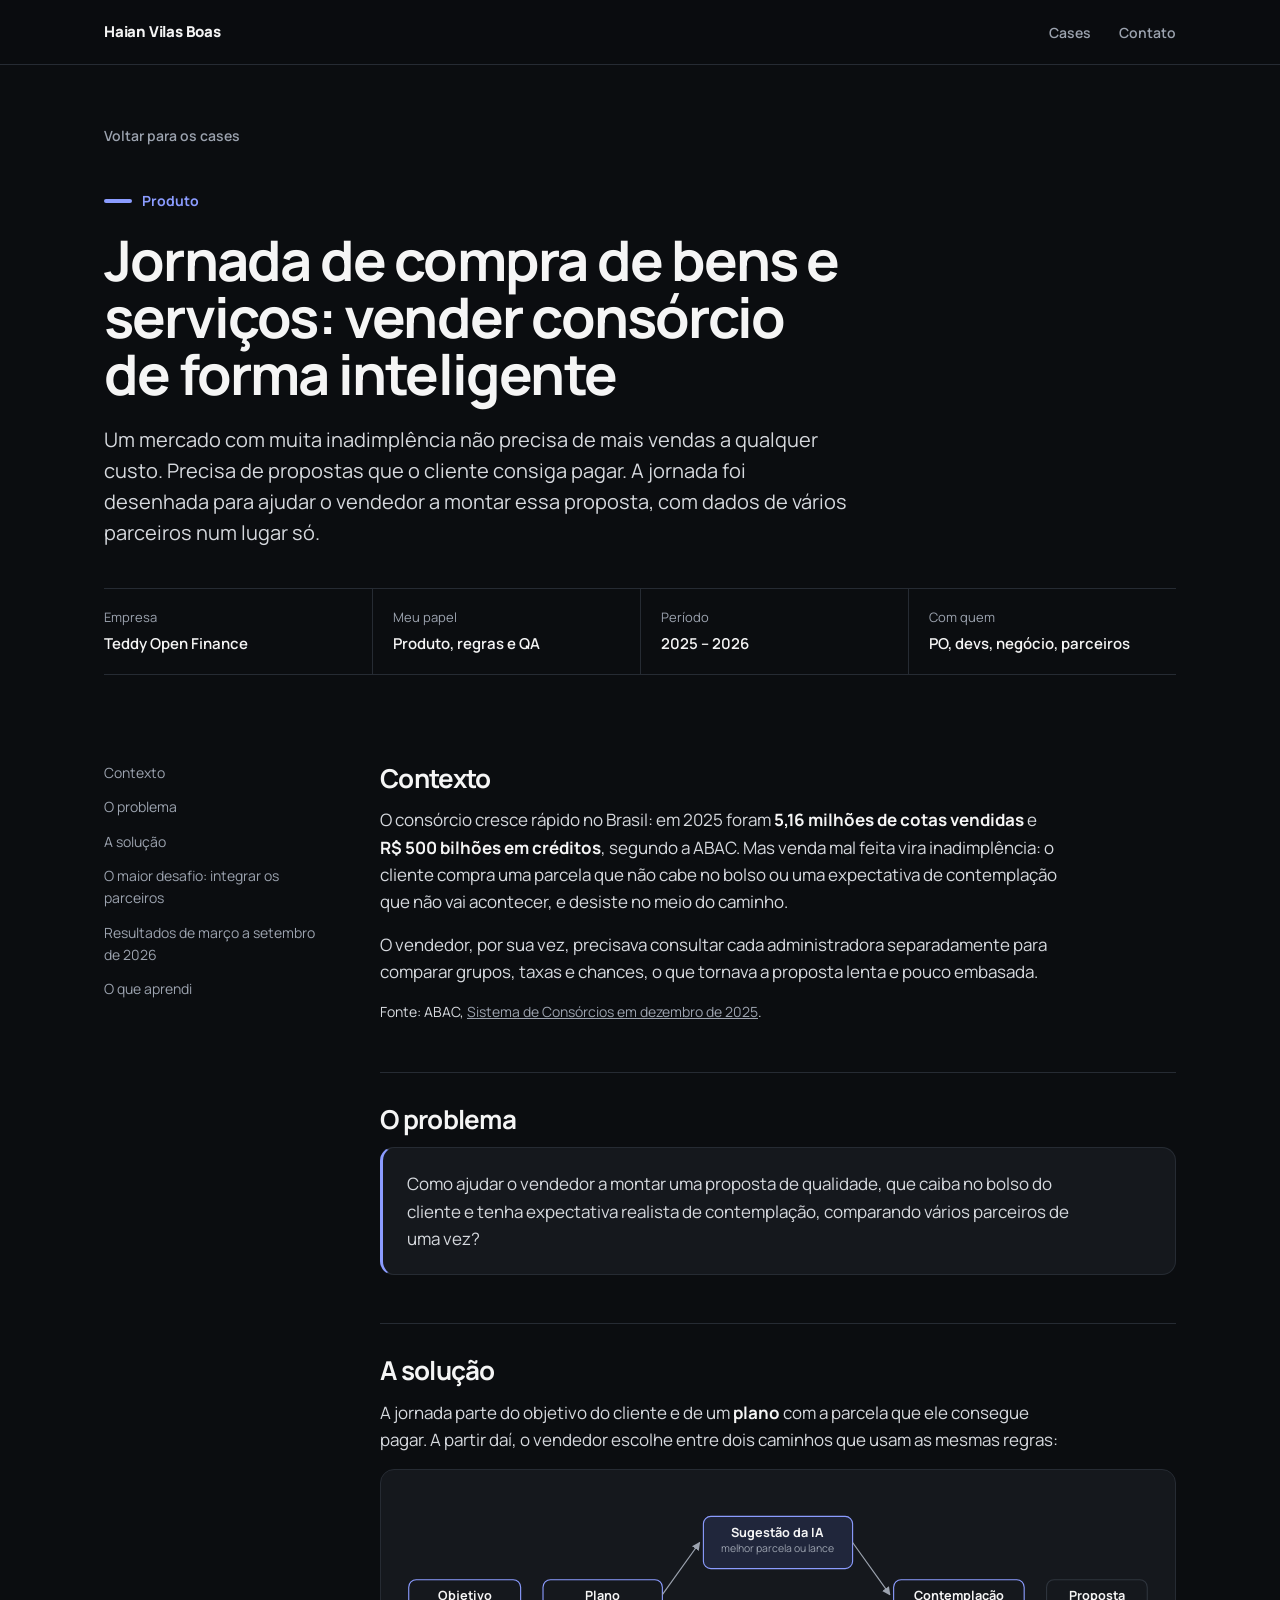
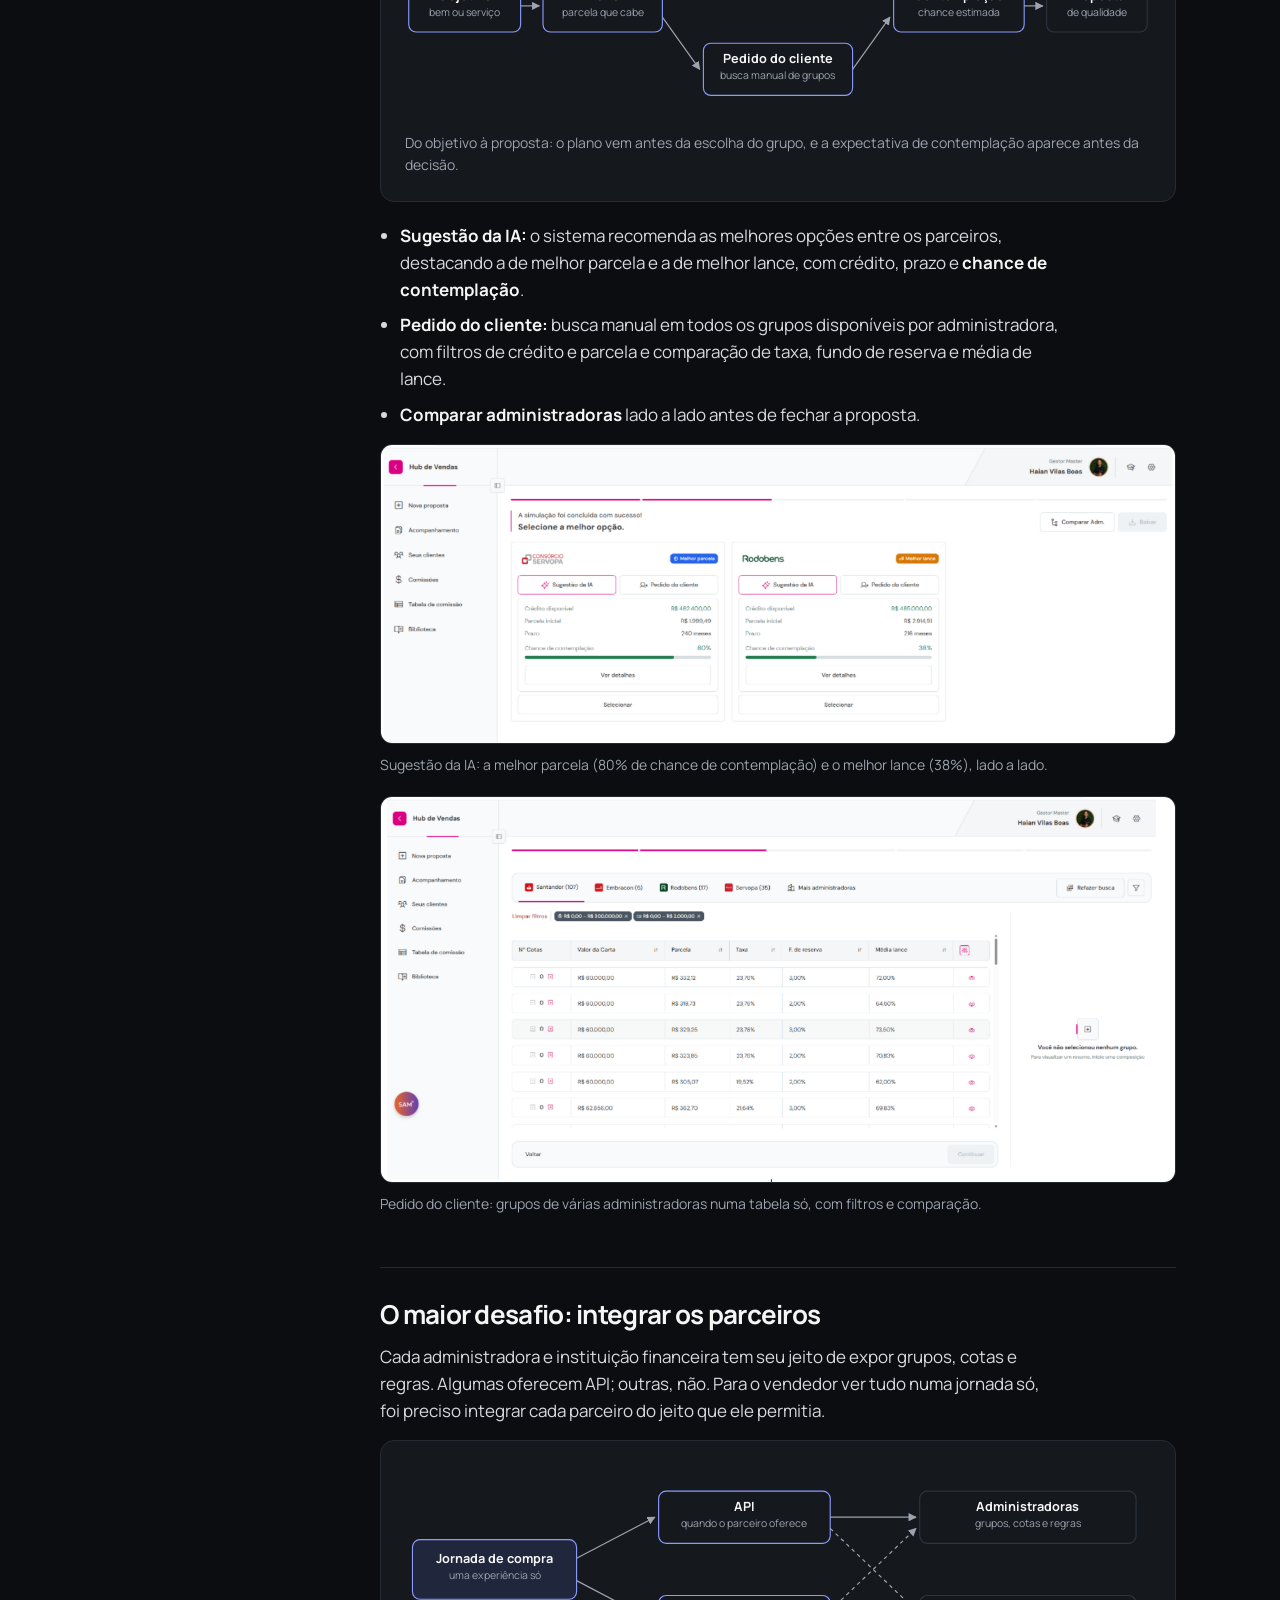
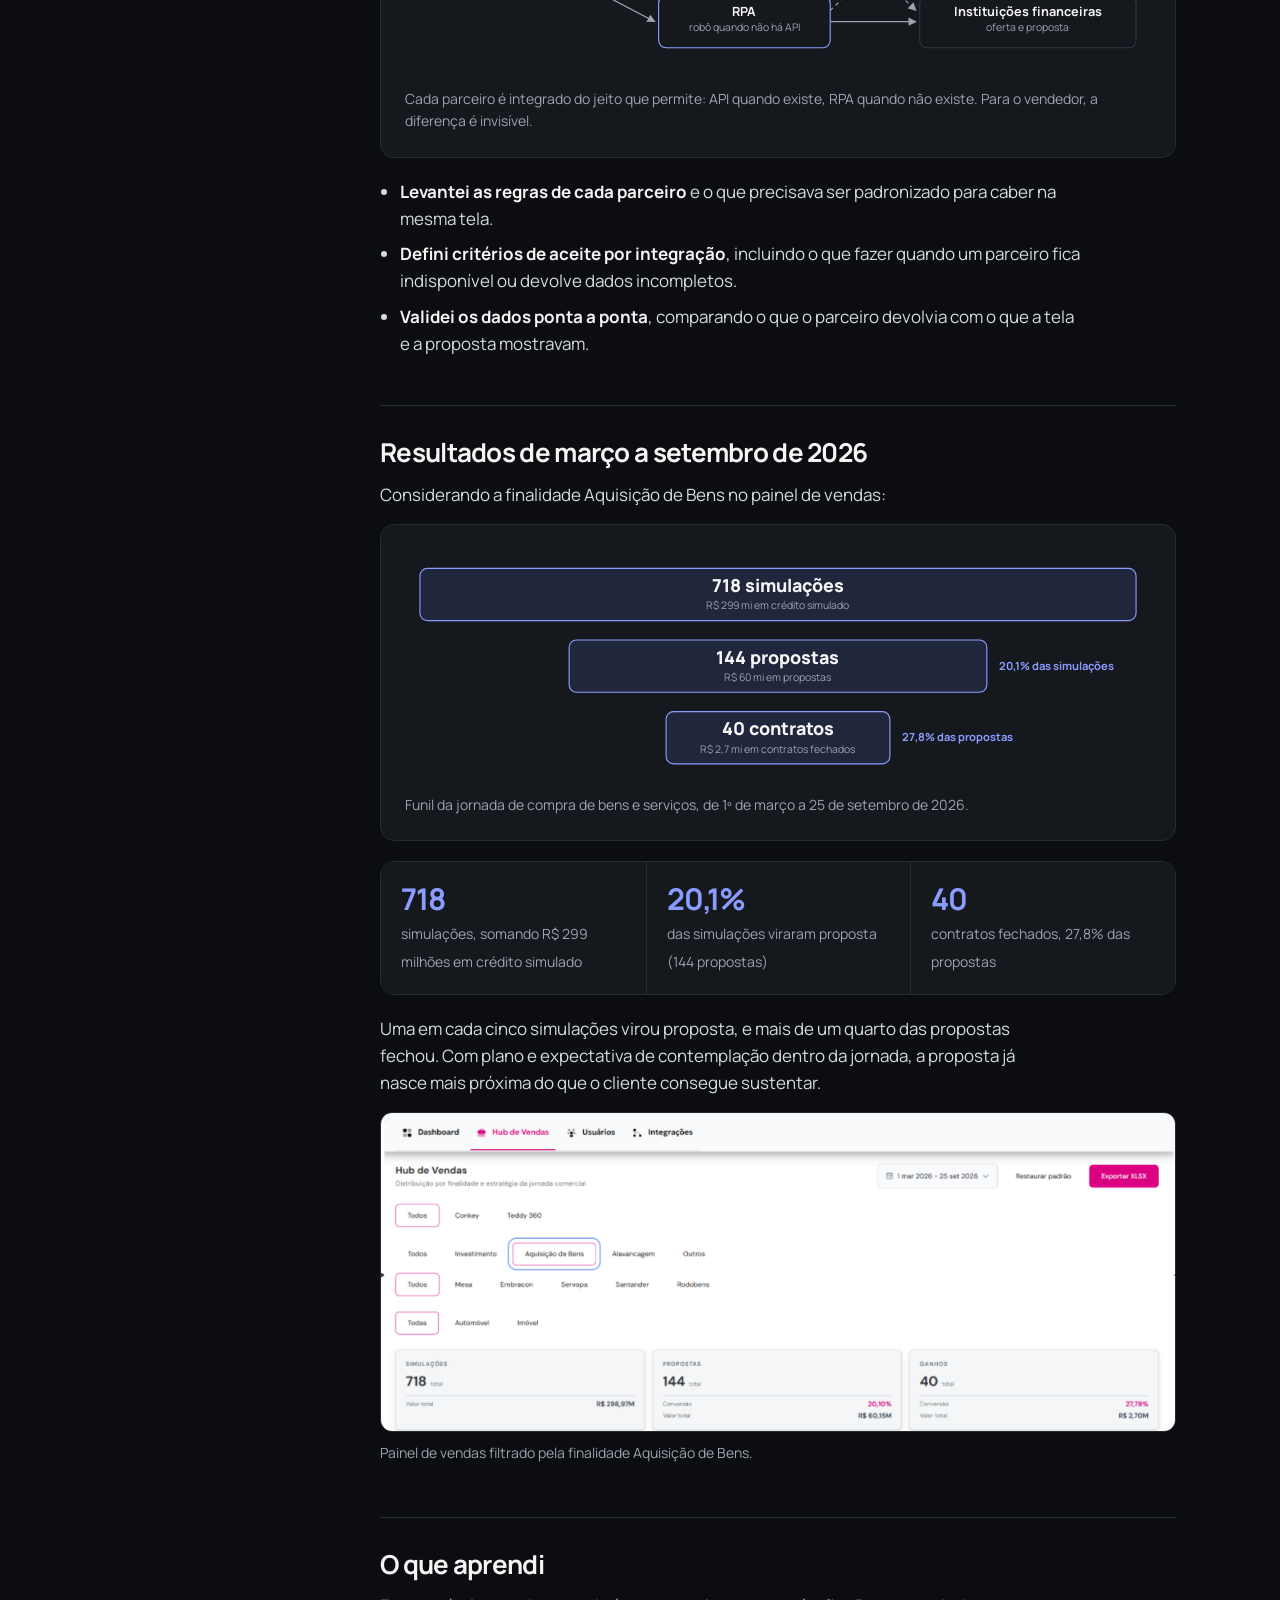
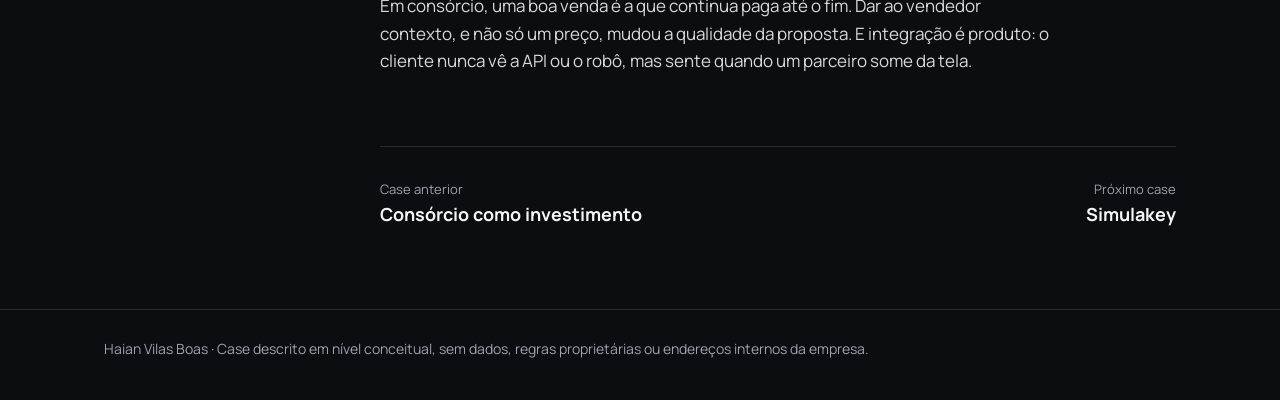
<file: cases/compra-de-bens-e-servicos.html>
<!doctype html>
<html lang="pt-BR">
<head>
<meta charset="utf-8">
<meta name="viewport" content="width=device-width, initial-scale=1">
<title>Jornada de compra de bens e serviços: vender consórcio de forma inteligente · Haian Vilas Boas</title>
<meta name="description" content="Case de produto: jornada que ajuda o vendedor a montar uma proposta de qualidade, com plano, expectativa de contemplação e integração com vários parceiros via API e RPA.">
<meta property="og:type" content="article">
<meta property="og:title" content="Jornada de compra de bens e serviços: vender consórcio de forma inteligente">
<meta property="og:description" content="Case de produto: jornada que ajuda o vendedor a montar uma proposta de qualidade, com plano, expectativa de contemplação e integração com vários parceiros via API e RPA.">
<meta property="og:image" content="https://dev-haian.github.io/assets/og/compra-de-bens-e-servicos.png">
<meta property="og:image:width" content="1200">
<meta property="og:image:height" content="627">
<meta property="og:url" content="https://dev-haian.github.io/cases/compra-de-bens-e-servicos.html">
<meta name="twitter:card" content="summary_large_image">
<link rel="icon" href="data:image/svg+xml,%3Csvg xmlns='http://www.w3.org/2000/svg' viewBox='0 0 32 32'%3E%3Crect width='32' height='32' rx='8' fill='%230b0d10'/%3E%3Crect x='7' y='9' width='18' height='3' rx='1.5' fill='%238b9cff'/%3E%3Crect x='7' y='20' width='18' height='3' rx='1.5' fill='%236fd3b8'/%3E%3C/svg%3E">
<link rel="preconnect" href="https://fonts.googleapis.com">
<link rel="preconnect" href="https://fonts.gstatic.com" crossorigin>
<link href="https://fonts.googleapis.com/css2?family=Manrope:wght@400;500;600;700;800&display=swap" rel="stylesheet">
<link rel="stylesheet" href="../assets/style.css?v=4">
</head>
<body class="p-page">
<nav class="nav" aria-label="Principal"><div class="wrap">
  <a class="brand" href="../">Haian Vilas Boas</a>
  <ul><li><a href="../#cases">Cases</a></li><li><a href="../#contato">Contato</a></li></ul>
</div></nav>
<header class="case-hero"><div class="wrap">
  <a class="back" href="../#cases">Voltar para os cases</a><br>
  <span class="lane p"><i></i>Produto</span>
  <h1>Jornada de compra de bens e serviços: vender consórcio de forma inteligente</h1>
  <p class="lead">Um mercado com muita inadimplência não precisa de mais vendas a qualquer custo. Precisa de propostas que o cliente consiga pagar. A jornada foi desenhada para ajudar o vendedor a montar essa proposta, com dados de vários parceiros num lugar só.</p>
  <dl class="meta"><div><dt>Empresa</dt><dd>Teddy Open Finance</dd></div><div><dt>Meu papel</dt><dd>Produto, regras e QA</dd></div><div><dt>Período</dt><dd>2025 – 2026</dd></div><div><dt>Com quem</dt><dd>PO, devs, negócio, parceiros</dd></div></dl>
</div></header>
<main class="article"><div class="wrap">
  <aside aria-label="Nesta página"><a href="#contexto">Contexto</a><a href="#problema">O problema</a><a href="#solucao">A solução</a><a href="#integracoes">O maior desafio: integrar os parceiros</a><a href="#resultado">Resultados de março a setembro de 2026</a><a href="#aprendizado">O que aprendi</a></aside>
  <div><section id="contexto"><h2>Contexto</h2><p>O consórcio cresce rápido no Brasil: em 2025 foram <strong>5,16 milhões de cotas vendidas</strong> e <strong>R$ 500 bilhões em créditos</strong>, segundo a ABAC. Mas venda mal feita vira inadimplência: o cliente compra uma parcela que não cabe no bolso ou uma expectativa de contemplação que não vai acontecer, e desiste no meio do caminho.</p><p>O vendedor, por sua vez, precisava consultar cada administradora separadamente para comparar grupos, taxas e chances, o que tornava a proposta lenta e pouco embasada.</p><p class="small muted">Fonte: ABAC, <a href="https://blog.abac.org.br/drops-de-mercado/sistema-de-consorcios-em-dezembro-2025-dados-economicos">Sistema de Consórcios em dezembro de 2025</a>.</p></section><section id="problema"><h2>O problema</h2><div class="callout"><p>Como ajudar o vendedor a montar uma proposta de qualidade, que caiba no bolso do cliente e tenha expectativa realista de contemplação, comparando vários parceiros de uma vez?</p></div></section><section id="solucao"><h2>A solução</h2><p>A jornada parte do objetivo do cliente e de um <strong>plano</strong> com a parcela que ele consegue pagar. A partir daí, o vendedor escolhe entre dois caminhos que usam as mesmas regras:</p><figure class="diagram"><svg viewBox="0 0 1000 300" role="img" xmlns="http://www.w3.org/2000/svg"><defs><marker id="a" viewBox="0 0 10 10" refX="9" refY="5" markerWidth="7" markerHeight="7" orient="auto-start-reverse"><path d="M0 0 L10 5 L0 10z" fill="#9ca3af"/></marker></defs><rect x="5" y="115" width="150" height="70" rx="10" fill="#15181d" stroke="#8b9cff" stroke-width="1.5"/><text x="80.0" y="142.0" text-anchor="middle" font-size="17" font-weight="700" fill="#f5f5f5">Objetivo</text><text x="80.0" y="163.0" text-anchor="middle" font-size="14" fill="#9ca3af">bem ou serviço</text><line x1="155" y1="150" x2="180" y2="150" stroke="#9ca3af" stroke-width="1.6" marker-end="url(#a)"/><rect x="185" y="115" width="160" height="70" rx="10" fill="#15181d" stroke="#8b9cff" stroke-width="1.5"/><text x="265.0" y="142.0" text-anchor="middle" font-size="17" font-weight="700" fill="#f5f5f5">Plano</text><text x="265.0" y="163.0" text-anchor="middle" font-size="14" fill="#9ca3af">parcela que cabe</text><line x1="345" y1="135" x2="395" y2="65" stroke="#9ca3af" stroke-width="1.6" marker-end="url(#a)"/><line x1="345" y1="165" x2="395" y2="235" stroke="#9ca3af" stroke-width="1.6" marker-end="url(#a)"/><rect x="400" y="30" width="200" height="70" rx="10" fill="#20263b" stroke="#8b9cff" stroke-width="1.5"/><text x="500.0" y="57.0" text-anchor="middle" font-size="17" font-weight="700" fill="#f5f5f5">Sugestão da IA</text><text x="500.0" y="78.0" text-anchor="middle" font-size="14" fill="#9ca3af">melhor parcela ou lance</text><rect x="400" y="200" width="200" height="70" rx="10" fill="#15181d" stroke="#8b9cff" stroke-width="1.5"/><text x="500.0" y="227.0" text-anchor="middle" font-size="17" font-weight="700" fill="#f5f5f5">Pedido do cliente</text><text x="500.0" y="248.0" text-anchor="middle" font-size="14" fill="#9ca3af">busca manual de grupos</text><line x1="600" y1="65" x2="650" y2="135" stroke="#9ca3af" stroke-width="1.6" marker-end="url(#a)"/><line x1="600" y1="235" x2="650" y2="165" stroke="#9ca3af" stroke-width="1.6" marker-end="url(#a)"/><rect x="655" y="115" width="175" height="70" rx="10" fill="#15181d" stroke="#8b9cff" stroke-width="1.5"/><text x="742.5" y="142.0" text-anchor="middle" font-size="17" font-weight="700" fill="#f5f5f5">Contemplação</text><text x="742.5" y="163.0" text-anchor="middle" font-size="14" fill="#9ca3af">chance estimada</text><line x1="830" y1="150" x2="855" y2="150" stroke="#9ca3af" stroke-width="1.6" marker-end="url(#a)"/><rect x="860" y="115" width="135" height="70" rx="10" fill="#15181d" stroke="#2e343d" stroke-width="1.5"/><text x="927.5" y="142.0" text-anchor="middle" font-size="17" font-weight="700" fill="#f5f5f5">Proposta</text><text x="927.5" y="163.0" text-anchor="middle" font-size="14" fill="#9ca3af">de qualidade</text></svg><figcaption>Do objetivo à proposta: o plano vem antes da escolha do grupo, e a expectativa de contemplação aparece antes da decisão.</figcaption></figure><ul><li><strong>Sugestão da IA:</strong> o sistema recomenda as melhores opções entre os parceiros, destacando a de melhor parcela e a de melhor lance, com crédito, prazo e <strong>chance de contemplação</strong>.</li><li><strong>Pedido do cliente:</strong> busca manual em todos os grupos disponíveis por administradora, com filtros de crédito e parcela e comparação de taxa, fundo de reserva e média de lance.</li><li><strong>Comparar administradoras</strong> lado a lado antes de fechar a proposta.</li></ul><figure class="shot"><img src="../assets/bens-busca-inteligente.png" alt="Resultado da busca inteligente com duas opções sugeridas pela IA, uma de melhor parcela e outra de melhor lance, com crédito, parcela, prazo e chance de contemplação" loading="lazy" width="1139" height="427"><figcaption>Sugestão da IA: a melhor parcela (80% de chance de contemplação) e o melhor lance (38%), lado a lado.</figcaption></figure><figure class="shot"><img src="../assets/bens-busca-manual.png" alt="Busca manual com grupos de várias administradoras, filtros de crédito e parcela e colunas de taxa, fundo de reserva e média de lance" loading="lazy" width="1168" height="566"><figcaption>Pedido do cliente: grupos de várias administradoras numa tabela só, com filtros e comparação.</figcaption></figure></section><section id="integracoes"><h2>O maior desafio: integrar os parceiros</h2><p>Cada administradora e instituição financeira tem seu jeito de expor grupos, cotas e regras. Algumas oferecem API; outras, não. Para o vendedor ver tudo numa jornada só, foi preciso integrar cada parceiro do jeito que ele permitia.</p><figure class="diagram"><svg viewBox="0 0 1000 280" role="img" xmlns="http://www.w3.org/2000/svg"><defs><marker id="a" viewBox="0 0 10 10" refX="9" refY="5" markerWidth="7" markerHeight="7" orient="auto-start-reverse"><path d="M0 0 L10 5 L0 10z" fill="#9ca3af"/></marker></defs><rect x="10" y="100" width="220" height="80" rx="10" fill="#20263b" stroke="#8b9cff" stroke-width="1.5"/><text x="120.0" y="132.0" text-anchor="middle" font-size="17" font-weight="700" fill="#f5f5f5">Jornada de compra</text><text x="120.0" y="153.0" text-anchor="middle" font-size="14" fill="#9ca3af">uma experiência só</text><line x1="230" y1="125" x2="335" y2="70" stroke="#9ca3af" stroke-width="1.6" marker-end="url(#a)"/><line x1="230" y1="155" x2="335" y2="210" stroke="#9ca3af" stroke-width="1.6" marker-end="url(#a)"/><rect x="340" y="35" width="230" height="70" rx="10" fill="#15181d" stroke="#8b9cff" stroke-width="1.5"/><text x="455.0" y="62.0" text-anchor="middle" font-size="17" font-weight="700" fill="#f5f5f5">API</text><text x="455.0" y="83.0" text-anchor="middle" font-size="14" fill="#9ca3af">quando o parceiro oferece</text><rect x="340" y="175" width="230" height="70" rx="10" fill="#15181d" stroke="#8b9cff" stroke-width="1.5"/><text x="455.0" y="202.0" text-anchor="middle" font-size="17" font-weight="700" fill="#f5f5f5">RPA</text><text x="455.0" y="223.0" text-anchor="middle" font-size="14" fill="#9ca3af">robô quando não há API</text><line x1="570" y1="70" x2="685" y2="70" stroke="#9ca3af" stroke-width="1.6" marker-end="url(#a)"/><line x1="570" y1="210" x2="685" y2="210" stroke="#9ca3af" stroke-width="1.6" marker-end="url(#a)"/><line x1="570" y1="85" x2="685" y2="195" stroke="#9ca3af" stroke-width="1.6" stroke-dasharray="5 5" marker-end="url(#a)"/><line x1="570" y1="195" x2="685" y2="85" stroke="#9ca3af" stroke-width="1.6" stroke-dasharray="5 5" marker-end="url(#a)"/><rect x="690" y="35" width="290" height="70" rx="10" fill="#15181d" stroke="#2e343d" stroke-width="1.5"/><text x="835.0" y="62.0" text-anchor="middle" font-size="17" font-weight="700" fill="#f5f5f5">Administradoras</text><text x="835.0" y="83.0" text-anchor="middle" font-size="14" fill="#9ca3af">grupos, cotas e regras</text><rect x="690" y="175" width="290" height="70" rx="10" fill="#15181d" stroke="#2e343d" stroke-width="1.5"/><text x="835.0" y="202.0" text-anchor="middle" font-size="17" font-weight="700" fill="#f5f5f5">Instituições financeiras</text><text x="835.0" y="223.0" text-anchor="middle" font-size="14" fill="#9ca3af">oferta e proposta</text></svg><figcaption>Cada parceiro é integrado do jeito que permite: API quando existe, RPA quando não existe. Para o vendedor, a diferença é invisível.</figcaption></figure><ul><li><strong>Levantei as regras de cada parceiro</strong> e o que precisava ser padronizado para caber na mesma tela.</li><li><strong>Defini critérios de aceite por integração</strong>, incluindo o que fazer quando um parceiro fica indisponível ou devolve dados incompletos.</li><li><strong>Validei os dados ponta a ponta</strong>, comparando o que o parceiro devolvia com o que a tela e a proposta mostravam.</li></ul></section><section id="resultado"><h2>Resultados de março a setembro de 2026</h2><p>Considerando a finalidade Aquisição de Bens no painel de vendas:</p><figure class="diagram"><svg viewBox="0 0 1000 310" role="img" xmlns="http://www.w3.org/2000/svg"><defs><marker id="a" viewBox="0 0 10 10" refX="9" refY="5" markerWidth="7" markerHeight="7" orient="auto-start-reverse"><path d="M0 0 L10 5 L0 10z" fill="#9ca3af"/></marker></defs><rect x="20.0" y="26" width="960" height="70" rx="10" fill="#20263b" stroke="#8b9cff" stroke-width="1.5"/><text x="500" y="58" text-anchor="middle" font-size="24" font-weight="800" fill="#f5f5f5">718 simulações</text><text x="500" y="81" text-anchor="middle" font-size="14" fill="#9ca3af">R$ 299 mi em crédito simulado</text><rect x="220.0" y="122" width="560" height="70" rx="10" fill="#20263b" stroke="#8b9cff" stroke-width="1.5"/><text x="500" y="154" text-anchor="middle" font-size="24" font-weight="800" fill="#f5f5f5">144 propostas</text><text x="500" y="177" text-anchor="middle" font-size="14" fill="#9ca3af">R$ 60 mi em propostas</text><text x="796.0" y="162" font-size="15" font-weight="700" fill="#8b9cff">20,1% das simulações</text><rect x="350.0" y="218" width="300" height="70" rx="10" fill="#20263b" stroke="#8b9cff" stroke-width="1.5"/><text x="500" y="250" text-anchor="middle" font-size="24" font-weight="800" fill="#f5f5f5">40 contratos</text><text x="500" y="273" text-anchor="middle" font-size="14" fill="#9ca3af">R$ 2,7 mi em contratos fechados</text><text x="666.0" y="258" font-size="15" font-weight="700" fill="#8b9cff">27,8% das propostas</text></svg><figcaption>Funil da jornada de compra de bens e serviços, de 1º de março a 25 de setembro de 2026.</figcaption></figure><div class="numbers"><div><b>718</b><span>simulações, somando R$ 299 milhões em crédito simulado</span></div><div><b>20,1%</b><span>das simulações viraram proposta (144 propostas)</span></div><div><b>40</b><span>contratos fechados, 27,8% das propostas</span></div></div><p>Uma em cada cinco simulações virou proposta, e mais de um quarto das propostas fechou. Com plano e expectativa de contemplação dentro da jornada, a proposta já nasce mais próxima do que o cliente consegue sustentar.</p><figure class="shot"><img src="../assets/bens-hub-vendas.png" alt="Painel de vendas filtrado por Aquisição de Bens: 718 simulações, 144 propostas e 40 ganhos" loading="lazy" width="991" height="397"><figcaption>Painel de vendas filtrado pela finalidade Aquisição de Bens.</figcaption></figure></section><section id="aprendizado"><h2>O que aprendi</h2><p>Em consórcio, uma boa venda é a que continua paga até o fim. Dar ao vendedor contexto, e não só um preço, mudou a qualidade da proposta. E integração é produto: o cliente nunca vê a API ou o robô, mas sente quando um parceiro some da tela.</p></section><div class="next"><a href="consorcio-como-investimento.html"><small>Case anterior</small><strong>Consórcio como investimento</strong></a><a href="simulakey.html"><small>Próximo case</small><strong>Simulakey</strong></a></div></div>
</div></main>
<footer><div class="wrap">Haian Vilas Boas · Case descrito em nível conceitual, sem dados, regras proprietárias ou endereços internos da empresa.</div></footer>
</body></html>
</file>
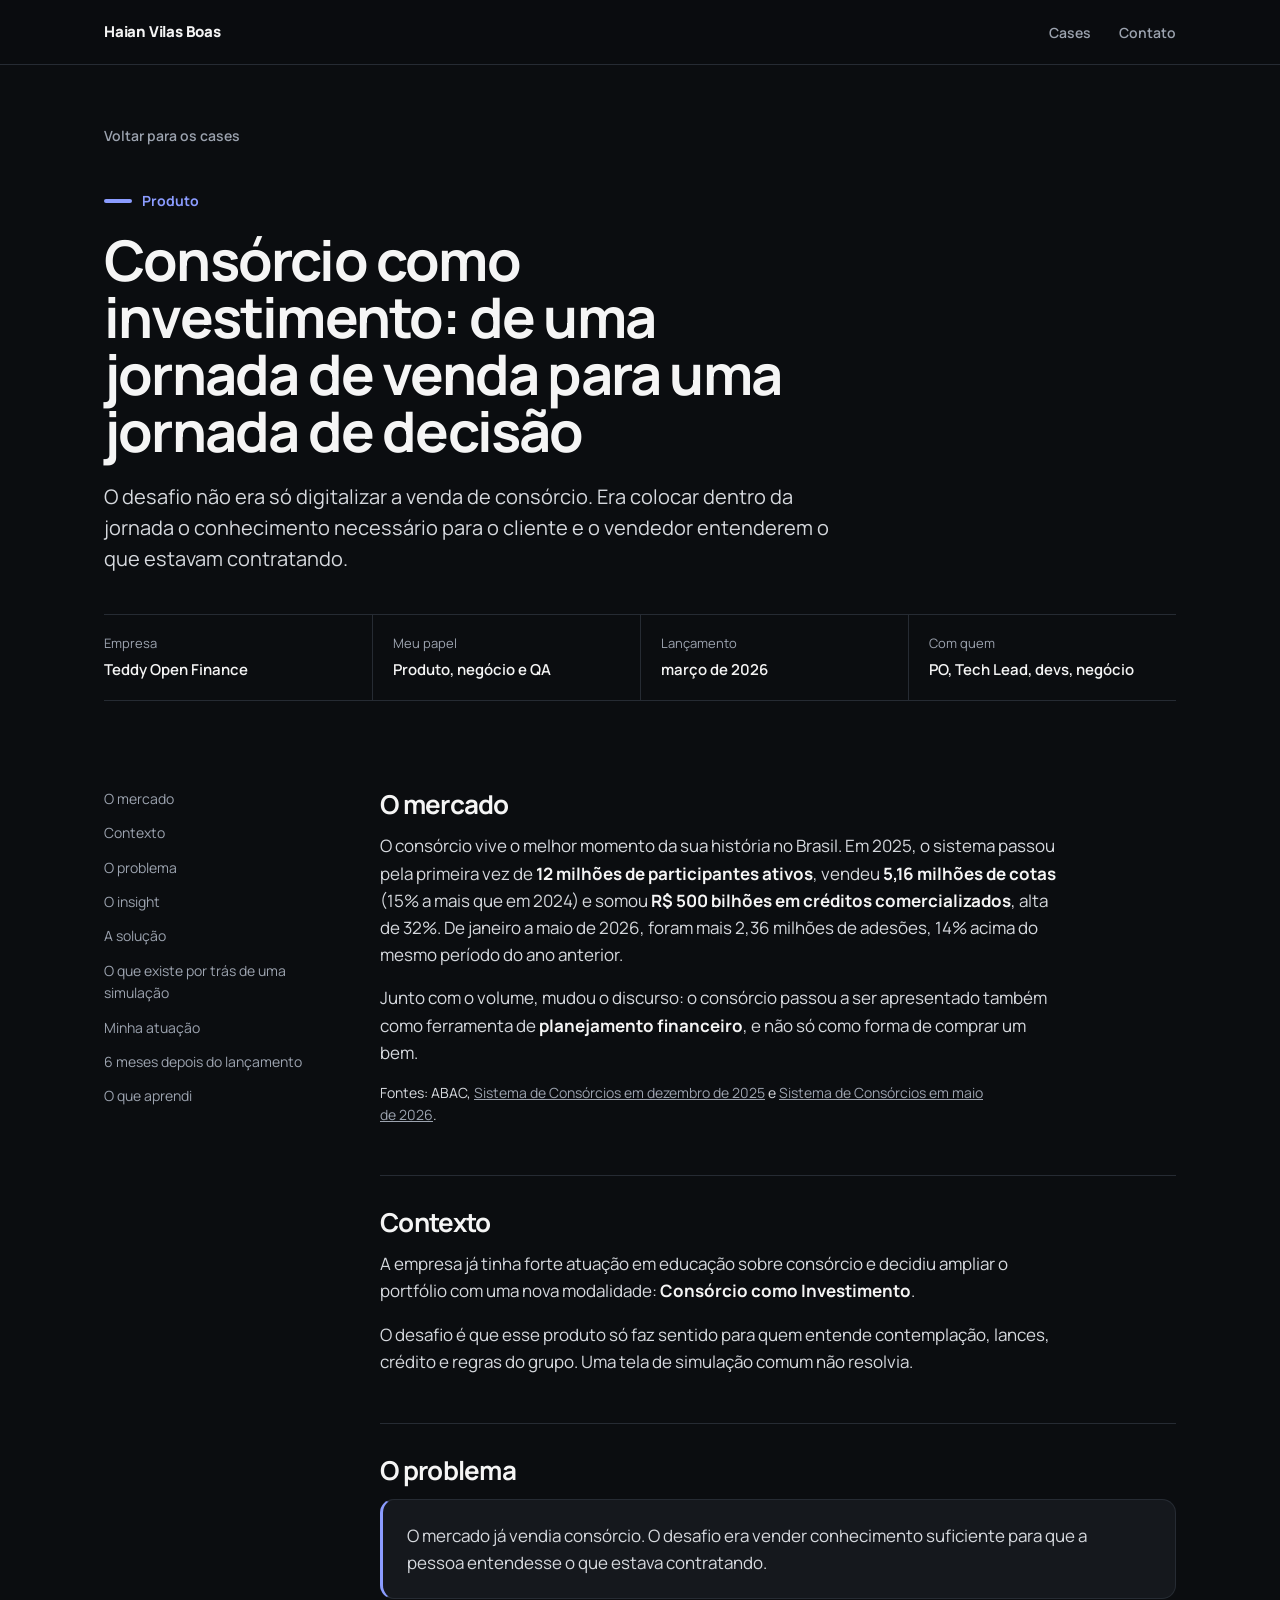
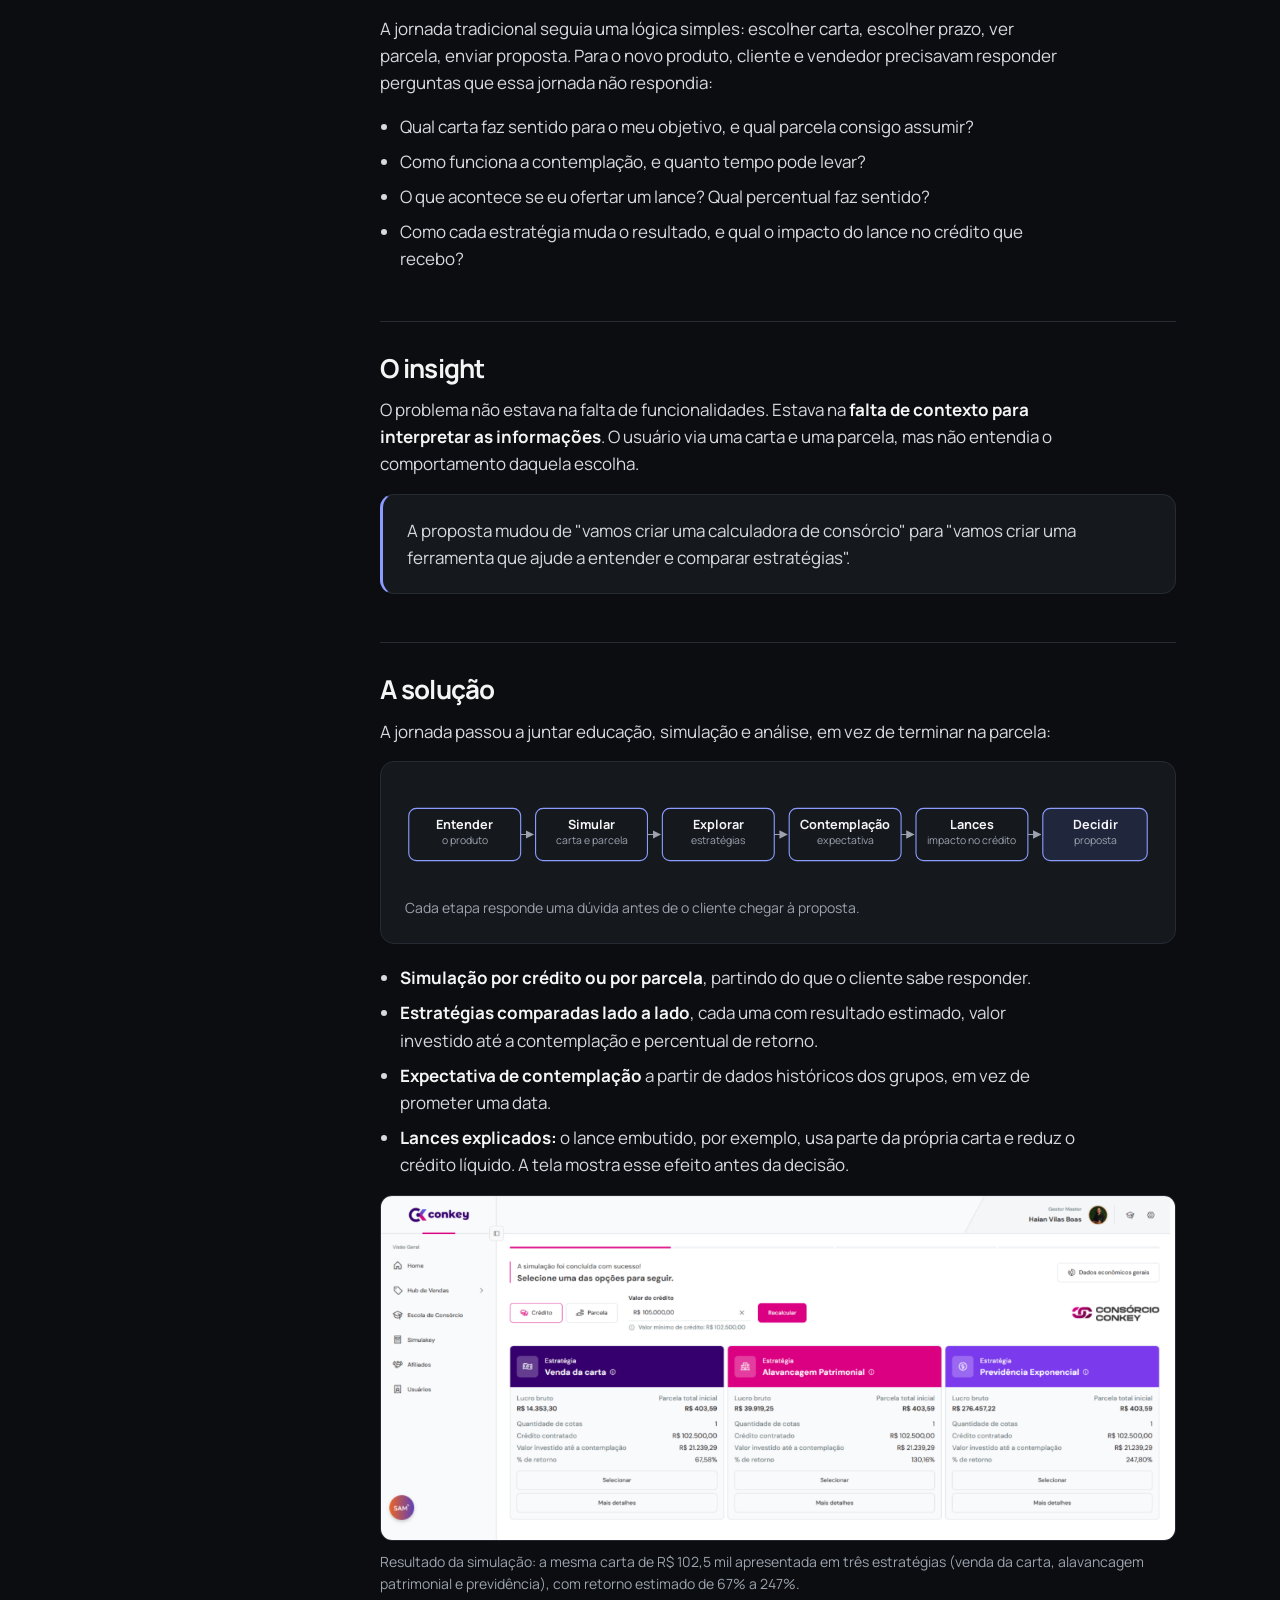
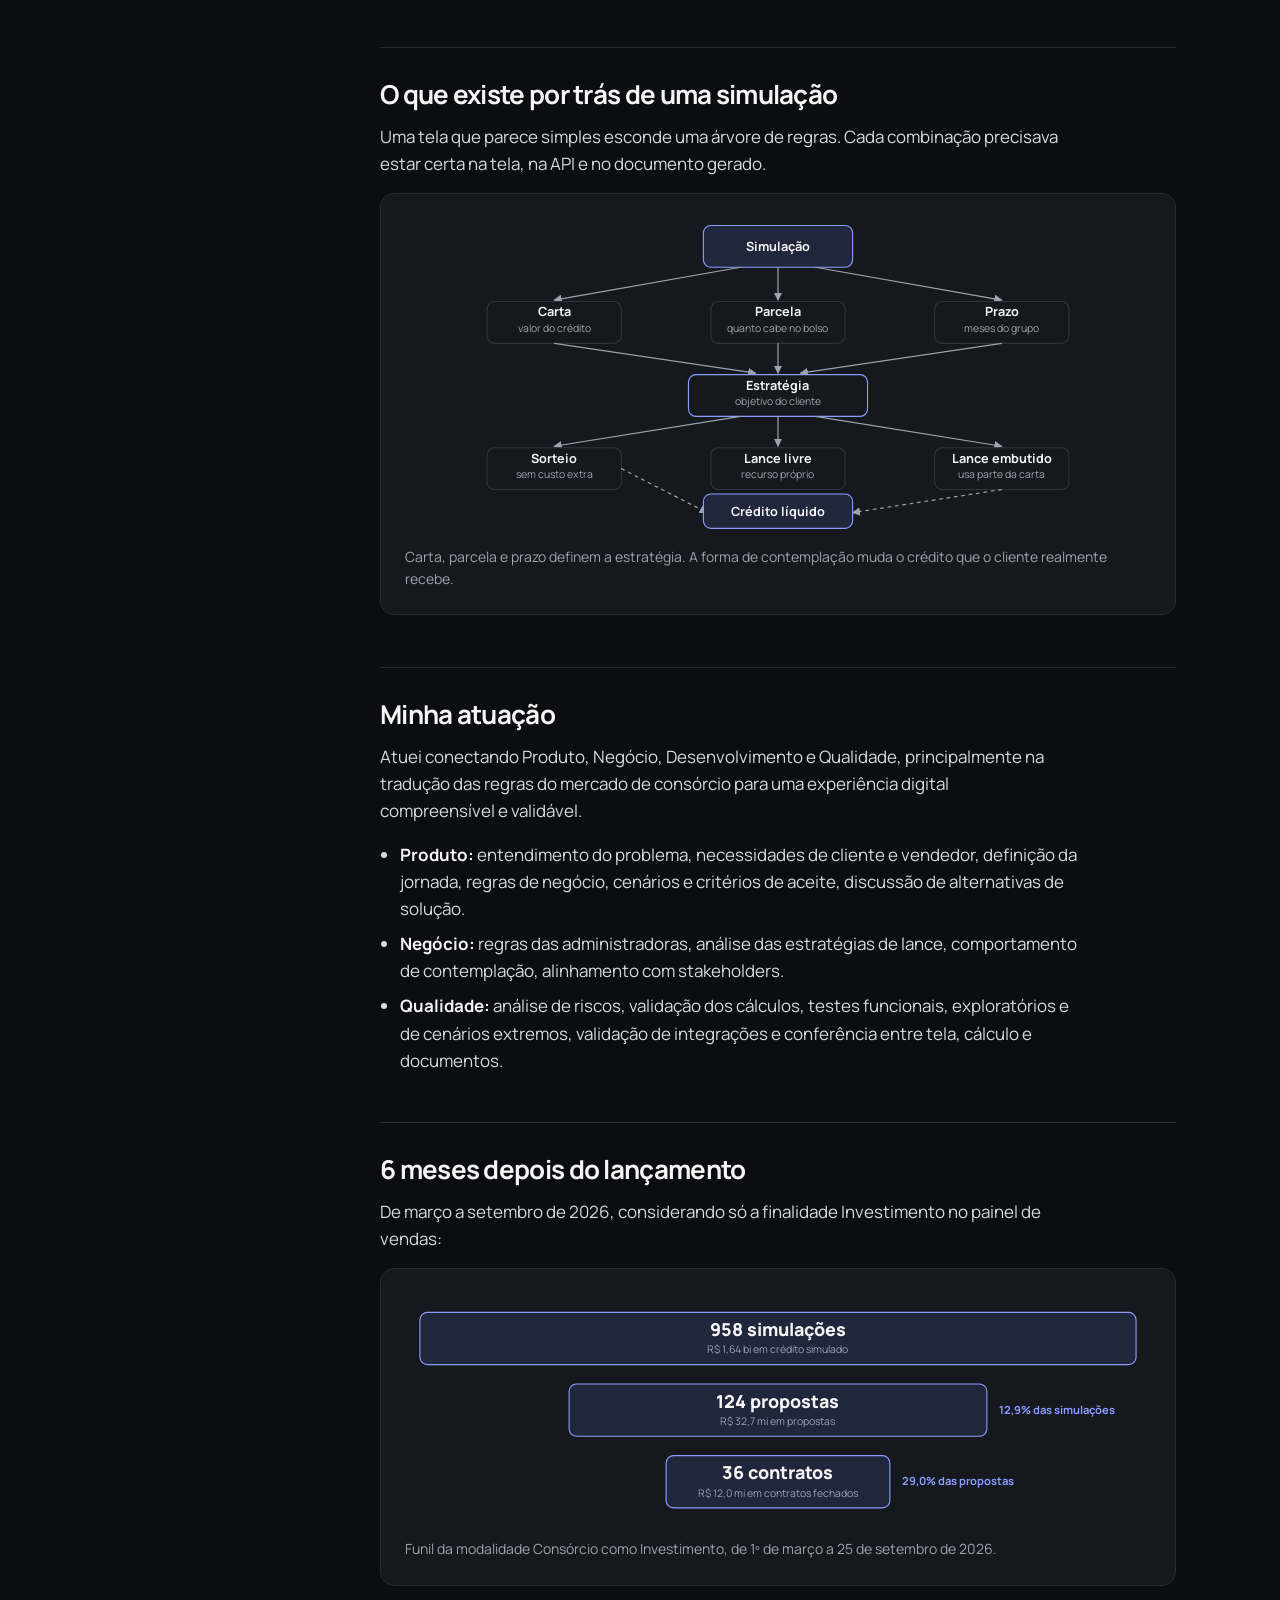
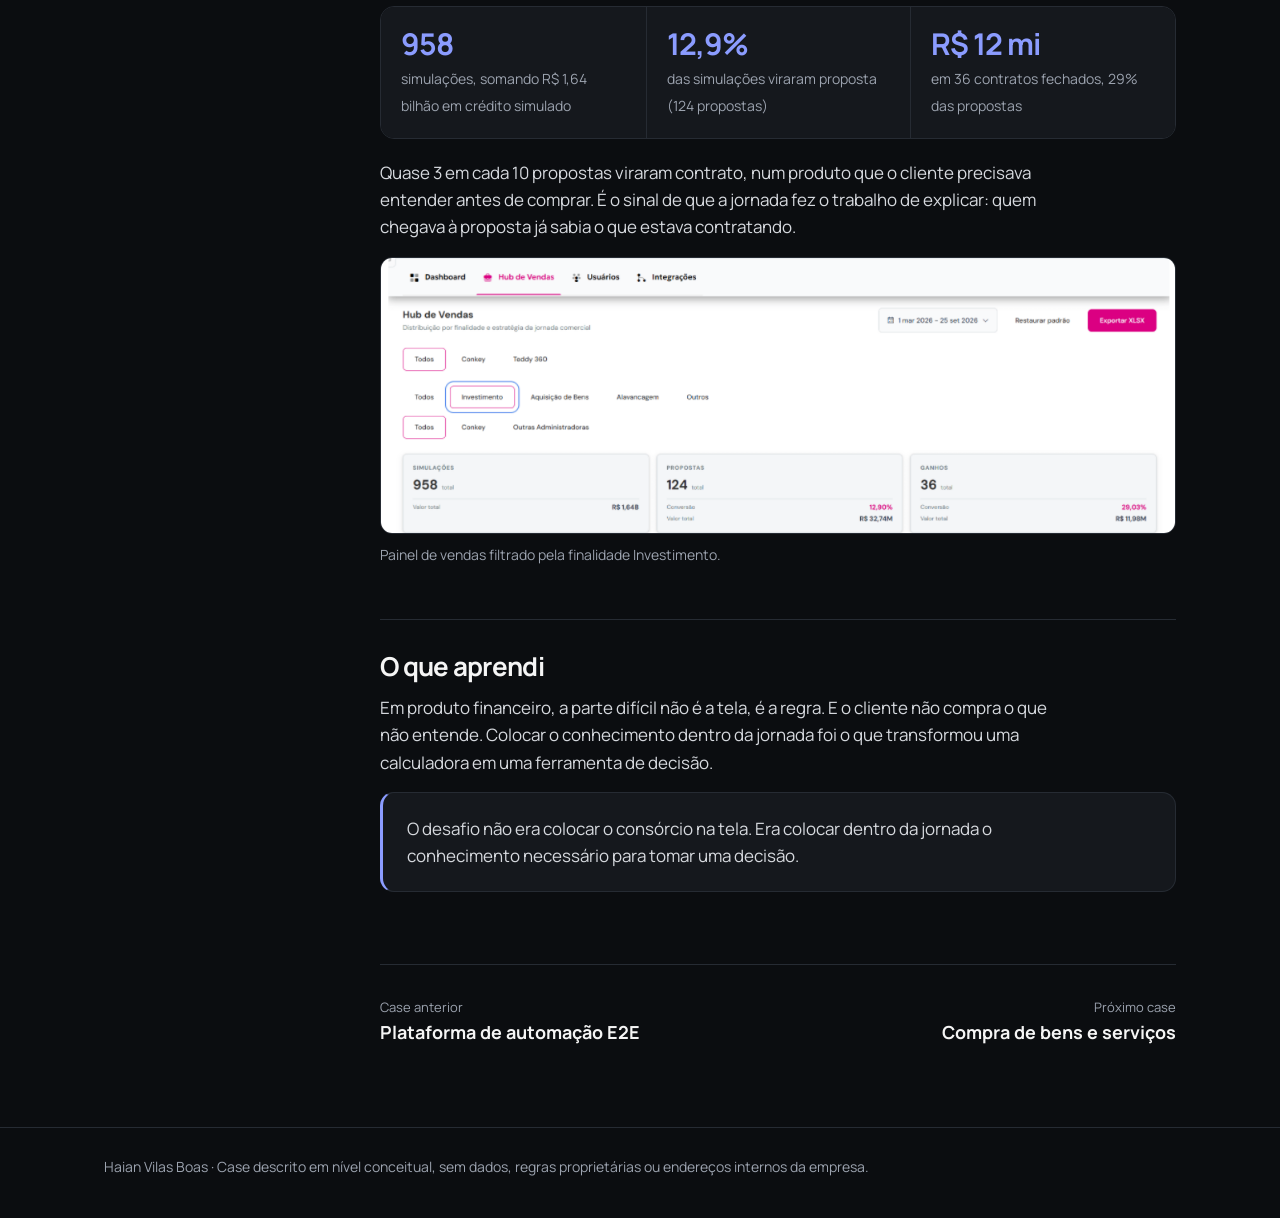
<file: cases/consorcio-como-investimento.html>
<!doctype html>
<html lang="pt-BR">
<head>
<meta charset="utf-8">
<meta name="viewport" content="width=device-width, initial-scale=1">
<title>Consórcio como investimento: de uma jornada de venda para uma jornada de decisão · Haian Vilas Boas</title>
<meta name="description" content="Case de produto: como transformar conhecimento de consórcio em uma experiência digital de decisão.">
<meta property="og:type" content="article">
<meta property="og:title" content="Consórcio como investimento: de uma jornada de venda para uma jornada de decisão">
<meta property="og:description" content="Case de produto: como transformar conhecimento de consórcio em uma experiência digital de decisão.">
<meta property="og:image" content="https://dev-haian.github.io/assets/og/consorcio-como-investimento.png">
<meta property="og:image:width" content="1200">
<meta property="og:image:height" content="627">
<meta property="og:url" content="https://dev-haian.github.io/cases/consorcio-como-investimento.html">
<meta name="twitter:card" content="summary_large_image">
<link rel="icon" href="data:image/svg+xml,%3Csvg xmlns='http://www.w3.org/2000/svg' viewBox='0 0 32 32'%3E%3Crect width='32' height='32' rx='8' fill='%230b0d10'/%3E%3Crect x='7' y='9' width='18' height='3' rx='1.5' fill='%238b9cff'/%3E%3Crect x='7' y='20' width='18' height='3' rx='1.5' fill='%236fd3b8'/%3E%3C/svg%3E">
<link rel="preconnect" href="https://fonts.googleapis.com">
<link rel="preconnect" href="https://fonts.gstatic.com" crossorigin>
<link href="https://fonts.googleapis.com/css2?family=Manrope:wght@400;500;600;700;800&display=swap" rel="stylesheet">
<link rel="stylesheet" href="../assets/style.css?v=4">
</head>
<body class="p-page">
<nav class="nav" aria-label="Principal"><div class="wrap">
  <a class="brand" href="../">Haian Vilas Boas</a>
  <ul><li><a href="../#cases">Cases</a></li><li><a href="../#contato">Contato</a></li></ul>
</div></nav>
<header class="case-hero"><div class="wrap">
  <a class="back" href="../#cases">Voltar para os cases</a><br>
  <span class="lane p"><i></i>Produto</span>
  <h1>Consórcio como investimento: de uma jornada de venda para uma jornada de decisão</h1>
  <p class="lead">O desafio não era só digitalizar a venda de consórcio. Era colocar dentro da jornada o conhecimento necessário para o cliente e o vendedor entenderem o que estavam contratando.</p>
  <dl class="meta"><div><dt>Empresa</dt><dd>Teddy Open Finance</dd></div><div><dt>Meu papel</dt><dd>Produto, negócio e QA</dd></div><div><dt>Lançamento</dt><dd>março de 2026</dd></div><div><dt>Com quem</dt><dd>PO, Tech Lead, devs, negócio</dd></div></dl>
</div></header>
<main class="article"><div class="wrap">
  <aside aria-label="Nesta página"><a href="#mercado">O mercado</a><a href="#contexto">Contexto</a><a href="#problema">O problema</a><a href="#insight">O insight</a><a href="#solucao">A solução</a><a href="#complexidade">O que existe por trás de uma simulação</a><a href="#atuacao">Minha atuação</a><a href="#resultado">6 meses depois do lançamento</a><a href="#aprendizado">O que aprendi</a></aside>
  <div><section id="mercado"><h2>O mercado</h2><p>O consórcio vive o melhor momento da sua história no Brasil. Em 2025, o sistema passou pela primeira vez de <strong>12 milhões de participantes ativos</strong>, vendeu <strong>5,16 milhões de cotas</strong> (15% a mais que em 2024) e somou <strong>R$ 500 bilhões em créditos comercializados</strong>, alta de 32%. De janeiro a maio de 2026, foram mais 2,36 milhões de adesões, 14% acima do mesmo período do ano anterior.</p><p>Junto com o volume, mudou o discurso: o consórcio passou a ser apresentado também como ferramenta de <strong>planejamento financeiro</strong>, e não só como forma de comprar um bem.</p><p class="small muted">Fontes: ABAC, <a href="https://blog.abac.org.br/drops-de-mercado/sistema-de-consorcios-em-dezembro-2025-dados-economicos">Sistema de Consórcios em dezembro de 2025</a> e <a href="https://blog.abac.org.br/drops-de-mercado/sistema-de-consorcios-em-maio-2026-dados-economicos">Sistema de Consórcios em maio de 2026</a>.</p></section><section id="contexto"><h2>Contexto</h2><p>A empresa já tinha forte atuação em educação sobre consórcio e decidiu ampliar o portfólio com uma nova modalidade: <strong>Consórcio como Investimento</strong>.</p><p>O desafio é que esse produto só faz sentido para quem entende contemplação, lances, crédito e regras do grupo. Uma tela de simulação comum não resolvia.</p></section><section id="problema"><h2>O problema</h2><div class="callout"><p>O mercado já vendia consórcio. O desafio era vender conhecimento suficiente para que a pessoa entendesse o que estava contratando.</p></div><p>A jornada tradicional seguia uma lógica simples: escolher carta, escolher prazo, ver parcela, enviar proposta. Para o novo produto, cliente e vendedor precisavam responder perguntas que essa jornada não respondia:</p><ul><li>Qual carta faz sentido para o meu objetivo, e qual parcela consigo assumir?</li><li>Como funciona a contemplação, e quanto tempo pode levar?</li><li>O que acontece se eu ofertar um lance? Qual percentual faz sentido?</li><li>Como cada estratégia muda o resultado, e qual o impacto do lance no crédito que recebo?</li></ul></section><section id="insight"><h2>O insight</h2><p>O problema não estava na falta de funcionalidades. Estava na <strong>falta de contexto para interpretar as informações</strong>. O usuário via uma carta e uma parcela, mas não entendia o comportamento daquela escolha.</p><div class="callout"><p>A proposta mudou de "vamos criar uma calculadora de consórcio" para "vamos criar uma ferramenta que ajude a entender e comparar estratégias".</p></div></section><section id="solucao"><h2>A solução</h2><p>A jornada passou a juntar educação, simulação e análise, em vez de terminar na parcela:</p><figure class="diagram"><svg viewBox="0 0 1000 130" role="img" xmlns="http://www.w3.org/2000/svg"><defs><marker id="a" viewBox="0 0 10 10" refX="9" refY="5" markerWidth="7" markerHeight="7" orient="auto-start-reverse"><path d="M0 0 L10 5 L0 10z" fill="#9ca3af"/></marker></defs><rect x="5" y="30" width="150" height="70" rx="10" fill="#15181d" stroke="#8b9cff" stroke-width="1.5"/><text x="80.0" y="57.0" text-anchor="middle" font-size="17" font-weight="700" fill="#f5f5f5">Entender</text><text x="80.0" y="78.0" text-anchor="middle" font-size="14" fill="#9ca3af">o produto</text><line x1="155" y1="65" x2="172" y2="65" stroke="#9ca3af" stroke-width="1.6" marker-end="url(#a)"/><rect x="175" y="30" width="150" height="70" rx="10" fill="#15181d" stroke="#8b9cff" stroke-width="1.5"/><text x="250.0" y="57.0" text-anchor="middle" font-size="17" font-weight="700" fill="#f5f5f5">Simular</text><text x="250.0" y="78.0" text-anchor="middle" font-size="14" fill="#9ca3af">carta e parcela</text><line x1="325" y1="65" x2="342" y2="65" stroke="#9ca3af" stroke-width="1.6" marker-end="url(#a)"/><rect x="345" y="30" width="150" height="70" rx="10" fill="#15181d" stroke="#8b9cff" stroke-width="1.5"/><text x="420.0" y="57.0" text-anchor="middle" font-size="17" font-weight="700" fill="#f5f5f5">Explorar</text><text x="420.0" y="78.0" text-anchor="middle" font-size="14" fill="#9ca3af">estratégias</text><line x1="495" y1="65" x2="512" y2="65" stroke="#9ca3af" stroke-width="1.6" marker-end="url(#a)"/><rect x="515" y="30" width="150" height="70" rx="10" fill="#15181d" stroke="#8b9cff" stroke-width="1.5"/><text x="590.0" y="57.0" text-anchor="middle" font-size="17" font-weight="700" fill="#f5f5f5">Contemplação</text><text x="590.0" y="78.0" text-anchor="middle" font-size="14" fill="#9ca3af">expectativa</text><line x1="665" y1="65" x2="682" y2="65" stroke="#9ca3af" stroke-width="1.6" marker-end="url(#a)"/><rect x="685" y="30" width="150" height="70" rx="10" fill="#15181d" stroke="#8b9cff" stroke-width="1.5"/><text x="760.0" y="57.0" text-anchor="middle" font-size="17" font-weight="700" fill="#f5f5f5">Lances</text><text x="760.0" y="78.0" text-anchor="middle" font-size="14" fill="#9ca3af">impacto no crédito</text><line x1="835" y1="65" x2="852" y2="65" stroke="#9ca3af" stroke-width="1.6" marker-end="url(#a)"/><rect x="855" y="30" width="140" height="70" rx="10" fill="#20263b" stroke="#8b9cff" stroke-width="1.5"/><text x="925.0" y="57.0" text-anchor="middle" font-size="17" font-weight="700" fill="#f5f5f5">Decidir</text><text x="925.0" y="78.0" text-anchor="middle" font-size="14" fill="#9ca3af">proposta</text></svg><figcaption>Cada etapa responde uma dúvida antes de o cliente chegar à proposta.</figcaption></figure><ul><li><strong>Simulação por crédito ou por parcela</strong>, partindo do que o cliente sabe responder.</li><li><strong>Estratégias comparadas lado a lado</strong>, cada uma com resultado estimado, valor investido até a contemplação e percentual de retorno.</li><li><strong>Expectativa de contemplação</strong> a partir de dados históricos dos grupos, em vez de prometer uma data.</li><li><strong>Lances explicados:</strong> o lance embutido, por exemplo, usa parte da própria carta e reduz o crédito líquido. A tela mostra esse efeito antes da decisão.</li></ul><figure class="shot"><img src="../assets/conkey-estrategias.png" alt="Tela de resultado da simulação com as estratégias Venda da carta, Alavancagem Patrimonial e Previdência Exponencial lado a lado" loading="lazy" width="1154" height="500"><figcaption>Resultado da simulação: a mesma carta de R$ 102,5 mil apresentada em três estratégias (venda da carta, alavancagem patrimonial e previdência), com retorno estimado de 67% a 247%.</figcaption></figure></section><section id="complexidade"><h2>O que existe por trás de uma simulação</h2><p>Uma tela que parece simples esconde uma árvore de regras. Cada combinação precisava estar certa na tela, na API e no documento gerado.</p><figure class="diagram"><svg viewBox="0 0 1000 420" role="img" xmlns="http://www.w3.org/2000/svg"><defs><marker id="a" viewBox="0 0 10 10" refX="9" refY="5" markerWidth="7" markerHeight="7" orient="auto-start-reverse"><path d="M0 0 L10 5 L0 10z" fill="#9ca3af"/></marker></defs><rect x="400" y="10" width="200" height="56" rx="10" fill="#20263b" stroke="#8b9cff" stroke-width="1.5"/><text x="500.0" y="44.0" text-anchor="middle" font-size="17" font-weight="700" fill="#f5f5f5">Simulação</text><line x1="450" y1="66" x2="200" y2="110" stroke="#9ca3af" stroke-width="1.6" marker-end="url(#a)"/><line x1="500" y1="66" x2="500" y2="110" stroke="#9ca3af" stroke-width="1.6" marker-end="url(#a)"/><line x1="550" y1="66" x2="800" y2="110" stroke="#9ca3af" stroke-width="1.6" marker-end="url(#a)"/><rect x="110" y="112" width="180" height="56" rx="10" fill="#15181d" stroke="#2e343d" stroke-width="1.5"/><text x="200.0" y="132.0" text-anchor="middle" font-size="17" font-weight="700" fill="#f5f5f5">Carta</text><text x="200.0" y="153.0" text-anchor="middle" font-size="14" fill="#9ca3af">valor do crédito</text><rect x="410" y="112" width="180" height="56" rx="10" fill="#15181d" stroke="#2e343d" stroke-width="1.5"/><text x="500.0" y="132.0" text-anchor="middle" font-size="17" font-weight="700" fill="#f5f5f5">Parcela</text><text x="500.0" y="153.0" text-anchor="middle" font-size="14" fill="#9ca3af">quanto cabe no bolso</text><rect x="710" y="112" width="180" height="56" rx="10" fill="#15181d" stroke="#2e343d" stroke-width="1.5"/><text x="800.0" y="132.0" text-anchor="middle" font-size="17" font-weight="700" fill="#f5f5f5">Prazo</text><text x="800.0" y="153.0" text-anchor="middle" font-size="14" fill="#9ca3af">meses do grupo</text><line x1="200" y1="168" x2="470" y2="208" stroke="#9ca3af" stroke-width="1.6" marker-end="url(#a)"/><line x1="500" y1="168" x2="500" y2="208" stroke="#9ca3af" stroke-width="1.6" marker-end="url(#a)"/><line x1="800" y1="168" x2="530" y2="208" stroke="#9ca3af" stroke-width="1.6" marker-end="url(#a)"/><rect x="380" y="210" width="240" height="56" rx="10" fill="#15181d" stroke="#8b9cff" stroke-width="1.5"/><text x="500.0" y="230.0" text-anchor="middle" font-size="17" font-weight="700" fill="#f5f5f5">Estratégia</text><text x="500.0" y="251.0" text-anchor="middle" font-size="14" fill="#9ca3af">objetivo do cliente</text><line x1="450" y1="266" x2="200" y2="306" stroke="#9ca3af" stroke-width="1.6" marker-end="url(#a)"/><line x1="500" y1="266" x2="500" y2="306" stroke="#9ca3af" stroke-width="1.6" marker-end="url(#a)"/><line x1="550" y1="266" x2="800" y2="306" stroke="#9ca3af" stroke-width="1.6" marker-end="url(#a)"/><rect x="110" y="308" width="180" height="56" rx="10" fill="#15181d" stroke="#2e343d" stroke-width="1.5"/><text x="200.0" y="328.0" text-anchor="middle" font-size="17" font-weight="700" fill="#f5f5f5">Sorteio</text><text x="200.0" y="349.0" text-anchor="middle" font-size="14" fill="#9ca3af">sem custo extra</text><rect x="410" y="308" width="180" height="56" rx="10" fill="#15181d" stroke="#2e343d" stroke-width="1.5"/><text x="500.0" y="328.0" text-anchor="middle" font-size="17" font-weight="700" fill="#f5f5f5">Lance livre</text><text x="500.0" y="349.0" text-anchor="middle" font-size="14" fill="#9ca3af">recurso próprio</text><rect x="710" y="308" width="180" height="56" rx="10" fill="#15181d" stroke="#2e343d" stroke-width="1.5"/><text x="800.0" y="328.0" text-anchor="middle" font-size="17" font-weight="700" fill="#f5f5f5">Lance embutido</text><text x="800.0" y="349.0" text-anchor="middle" font-size="14" fill="#9ca3af">usa parte da carta</text><line x1="290" y1="336" x2="405" y2="395" stroke="#9ca3af" stroke-width="1.6" stroke-dasharray="5 5" marker-end="url(#a)"/><line x1="800" y1="364" x2="600" y2="395" stroke="#9ca3af" stroke-width="1.6" stroke-dasharray="5 5" marker-end="url(#a)"/><rect x="400" y="370" width="200" height="46" rx="10" fill="#20263b" stroke="#8b9cff" stroke-width="1.5"/><text x="500.0" y="399.0" text-anchor="middle" font-size="17" font-weight="700" fill="#f5f5f5">Crédito líquido</text></svg><figcaption>Carta, parcela e prazo definem a estratégia. A forma de contemplação muda o crédito que o cliente realmente recebe.</figcaption></figure></section><section id="atuacao"><h2>Minha atuação</h2><p>Atuei conectando Produto, Negócio, Desenvolvimento e Qualidade, principalmente na tradução das regras do mercado de consórcio para uma experiência digital compreensível e validável.</p><ul><li><strong>Produto:</strong> entendimento do problema, necessidades de cliente e vendedor, definição da jornada, regras de negócio, cenários e critérios de aceite, discussão de alternativas de solução.</li><li><strong>Negócio:</strong> regras das administradoras, análise das estratégias de lance, comportamento de contemplação, alinhamento com stakeholders.</li><li><strong>Qualidade:</strong> análise de riscos, validação dos cálculos, testes funcionais, exploratórios e de cenários extremos, validação de integrações e conferência entre tela, cálculo e documentos.</li></ul></section><section id="resultado"><h2>6 meses depois do lançamento</h2><p>De março a setembro de 2026, considerando só a finalidade Investimento no painel de vendas:</p><figure class="diagram"><svg viewBox="0 0 1000 310" role="img" xmlns="http://www.w3.org/2000/svg"><defs><marker id="a" viewBox="0 0 10 10" refX="9" refY="5" markerWidth="7" markerHeight="7" orient="auto-start-reverse"><path d="M0 0 L10 5 L0 10z" fill="#9ca3af"/></marker></defs><rect x="20.0" y="26" width="960" height="70" rx="10" fill="#20263b" stroke="#8b9cff" stroke-width="1.5"/><text x="500" y="58" text-anchor="middle" font-size="24" font-weight="800" fill="#f5f5f5">958 simulações</text><text x="500" y="81" text-anchor="middle" font-size="14" fill="#9ca3af">R$ 1,64 bi em crédito simulado</text><rect x="220.0" y="122" width="560" height="70" rx="10" fill="#20263b" stroke="#8b9cff" stroke-width="1.5"/><text x="500" y="154" text-anchor="middle" font-size="24" font-weight="800" fill="#f5f5f5">124 propostas</text><text x="500" y="177" text-anchor="middle" font-size="14" fill="#9ca3af">R$ 32,7 mi em propostas</text><text x="796.0" y="162" font-size="15" font-weight="700" fill="#8b9cff">12,9% das simulações</text><rect x="350.0" y="218" width="300" height="70" rx="10" fill="#20263b" stroke="#8b9cff" stroke-width="1.5"/><text x="500" y="250" text-anchor="middle" font-size="24" font-weight="800" fill="#f5f5f5">36 contratos</text><text x="500" y="273" text-anchor="middle" font-size="14" fill="#9ca3af">R$ 12,0 mi em contratos fechados</text><text x="666.0" y="258" font-size="15" font-weight="700" fill="#8b9cff">29,0% das propostas</text></svg><figcaption>Funil da modalidade Consórcio como Investimento, de 1º de março a 25 de setembro de 2026.</figcaption></figure><div class="numbers"><div><b>958</b><span>simulações, somando R$ 1,64 bilhão em crédito simulado</span></div><div><b>12,9%</b><span>das simulações viraram proposta (124 propostas)</span></div><div><b>R$ 12 mi</b><span>em 36 contratos fechados, 29% das propostas</span></div></div><p>Quase 3 em cada 10 propostas viraram contrato, num produto que o cliente precisava entender antes de comprar. É o sinal de que a jornada fez o trabalho de explicar: quem chegava à proposta já sabia o que estava contratando.</p><figure class="shot"><img src="../assets/conkey-hub-vendas.png" alt="Painel de vendas filtrado pela finalidade Investimento: 958 simulações, 124 propostas e 36 ganhos" loading="lazy" width="991" height="344"><figcaption>Painel de vendas filtrado pela finalidade Investimento.</figcaption></figure></section><section id="aprendizado"><h2>O que aprendi</h2><p>Em produto financeiro, a parte difícil não é a tela, é a regra. E o cliente não compra o que não entende. Colocar o conhecimento dentro da jornada foi o que transformou uma calculadora em uma ferramenta de decisão.</p><div class="callout"><p>O desafio não era colocar o consórcio na tela. Era colocar dentro da jornada o conhecimento necessário para tomar uma decisão.</p></div></section><div class="next"><a href="plataforma-de-automacao.html"><small>Case anterior</small><strong>Plataforma de automação E2E</strong></a><a href="compra-de-bens-e-servicos.html"><small>Próximo case</small><strong>Compra de bens e serviços</strong></a></div></div>
</div></main>
<footer><div class="wrap">Haian Vilas Boas · Case descrito em nível conceitual, sem dados, regras proprietárias ou endereços internos da empresa.</div></footer>
</body></html>
</file>
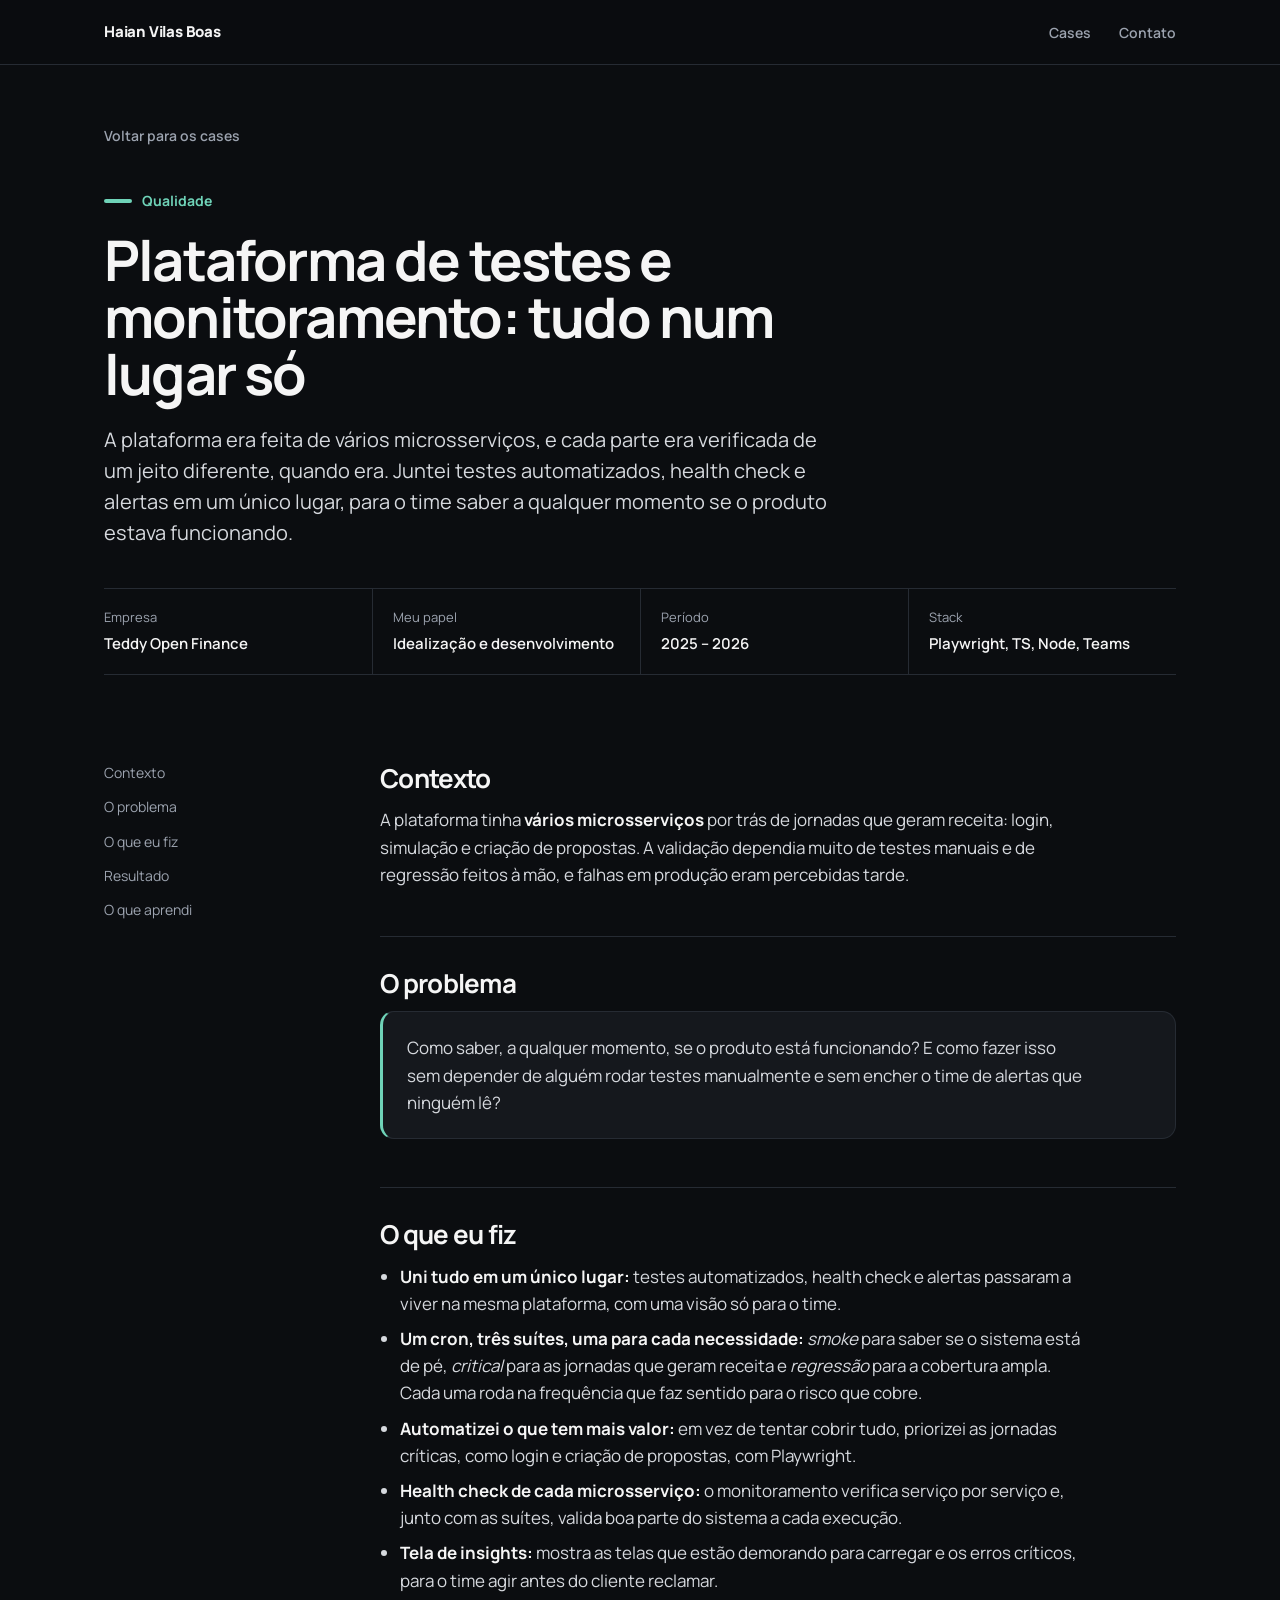
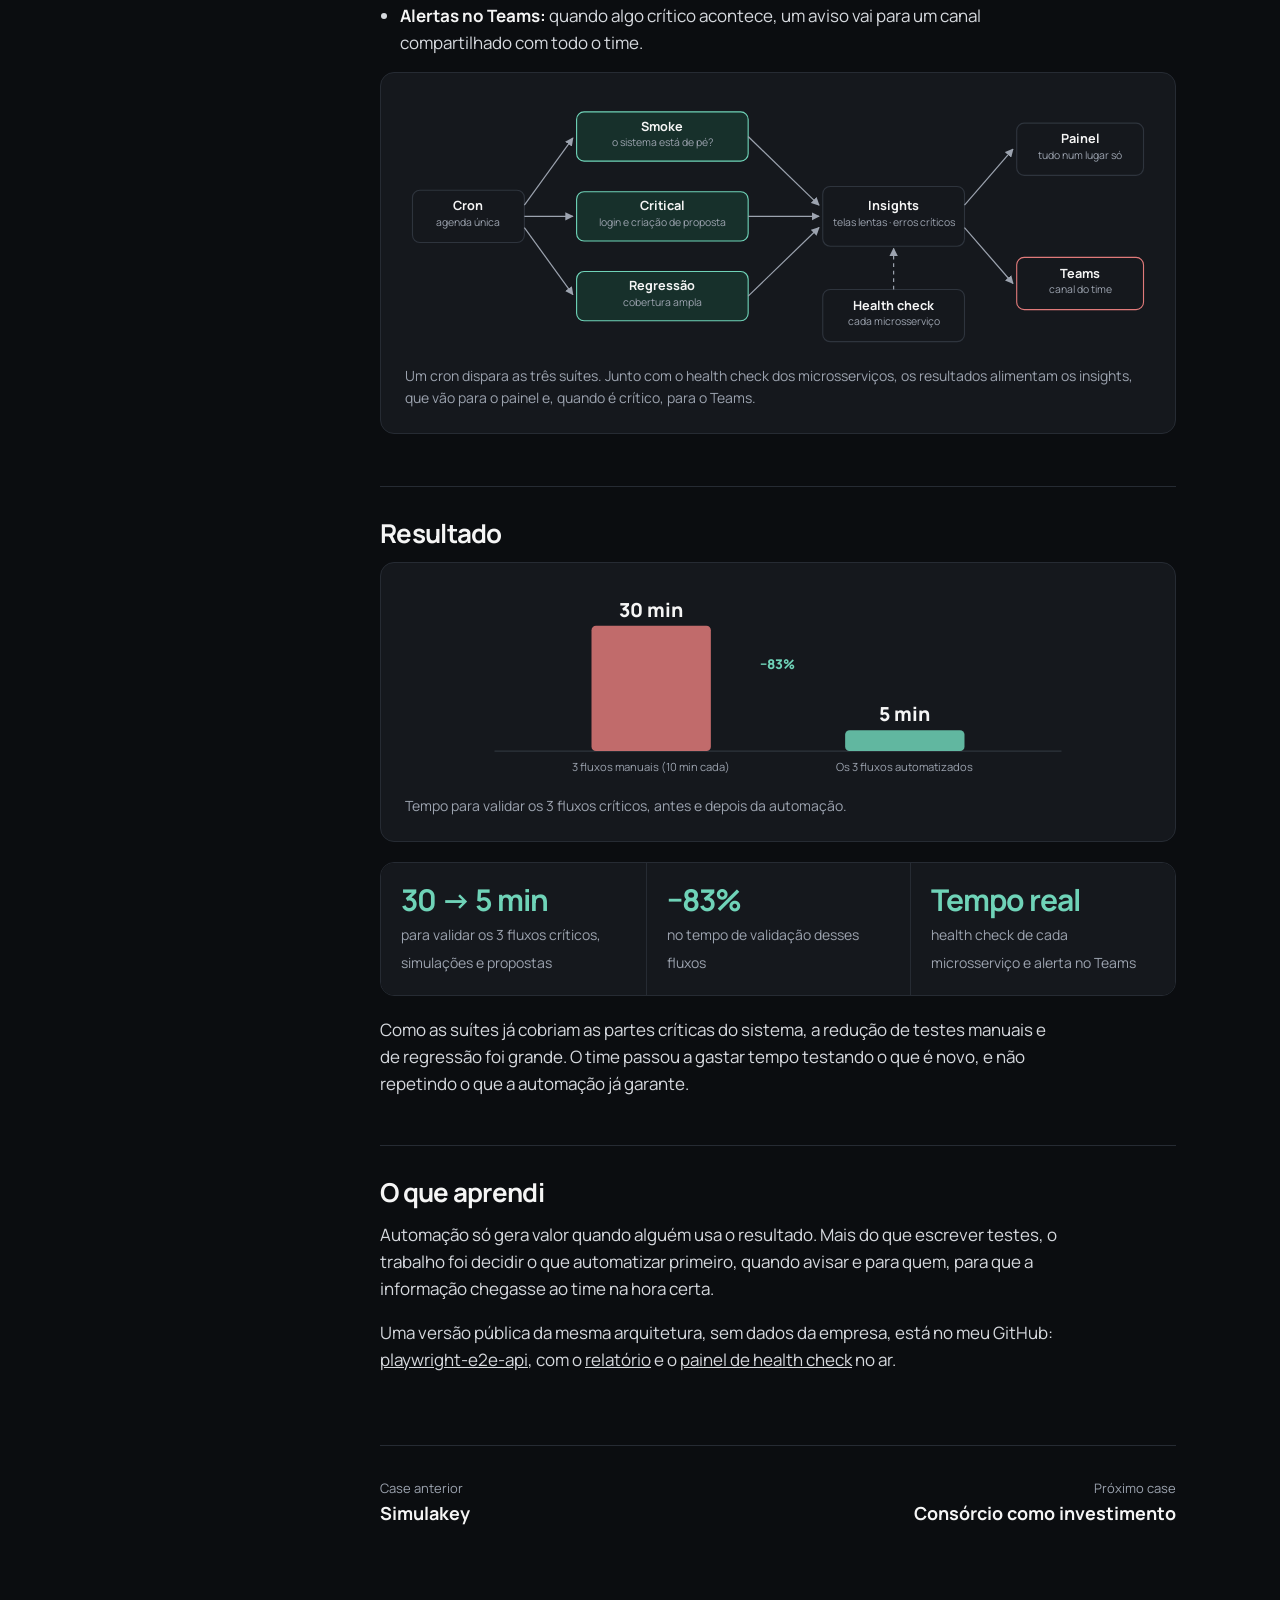
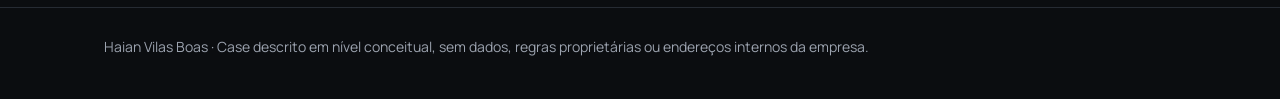
<file: cases/plataforma-de-automacao.html>
<!doctype html>
<html lang="pt-BR">
<head>
<meta charset="utf-8">
<meta name="viewport" content="width=device-width, initial-scale=1">
<title>Plataforma de testes e monitoramento: tudo num lugar só · Haian Vilas Boas</title>
<meta name="description" content="Case de qualidade: cron com suítes smoke, critical e regressão, health check de microsserviços, insights de performance e alertas no Teams. Validação dos fluxos críticos de 30 para 5 minutos.">
<meta property="og:type" content="article">
<meta property="og:title" content="Plataforma de testes e monitoramento: tudo num lugar só">
<meta property="og:description" content="Case de qualidade: cron com suítes smoke, critical e regressão, health check de microsserviços, insights de performance e alertas no Teams. Validação dos fluxos críticos de 30 para 5 minutos.">
<meta property="og:image" content="https://dev-haian.github.io/assets/og/plataforma-de-automacao.png">
<meta property="og:image:width" content="1200">
<meta property="og:image:height" content="627">
<meta property="og:url" content="https://dev-haian.github.io/cases/plataforma-de-automacao.html">
<meta name="twitter:card" content="summary_large_image">
<link rel="icon" href="data:image/svg+xml,%3Csvg xmlns='http://www.w3.org/2000/svg' viewBox='0 0 32 32'%3E%3Crect width='32' height='32' rx='8' fill='%230b0d10'/%3E%3Crect x='7' y='9' width='18' height='3' rx='1.5' fill='%238b9cff'/%3E%3Crect x='7' y='20' width='18' height='3' rx='1.5' fill='%236fd3b8'/%3E%3C/svg%3E">
<link rel="preconnect" href="https://fonts.googleapis.com">
<link rel="preconnect" href="https://fonts.gstatic.com" crossorigin>
<link href="https://fonts.googleapis.com/css2?family=Manrope:wght@400;500;600;700;800&display=swap" rel="stylesheet">
<link rel="stylesheet" href="../assets/style.css?v=4">
</head>
<body class="q-page">
<nav class="nav" aria-label="Principal"><div class="wrap">
  <a class="brand" href="../">Haian Vilas Boas</a>
  <ul><li><a href="../#cases">Cases</a></li><li><a href="../#contato">Contato</a></li></ul>
</div></nav>
<header class="case-hero"><div class="wrap">
  <a class="back" href="../#cases">Voltar para os cases</a><br>
  <span class="lane q"><i></i>Qualidade</span>
  <h1>Plataforma de testes e monitoramento: tudo num lugar só</h1>
  <p class="lead">A plataforma era feita de vários microsserviços, e cada parte era verificada de um jeito diferente, quando era. Juntei testes automatizados, health check e alertas em um único lugar, para o time saber a qualquer momento se o produto estava funcionando.</p>
  <dl class="meta"><div><dt>Empresa</dt><dd>Teddy Open Finance</dd></div><div><dt>Meu papel</dt><dd>Idealização e desenvolvimento</dd></div><div><dt>Período</dt><dd>2025 – 2026</dd></div><div><dt>Stack</dt><dd>Playwright, TS, Node, Teams</dd></div></dl>
</div></header>
<main class="article"><div class="wrap">
  <aside aria-label="Nesta página"><a href="#contexto">Contexto</a><a href="#problema">O problema</a><a href="#o-que-fiz">O que eu fiz</a><a href="#resultado">Resultado</a><a href="#aprendizado">O que aprendi</a></aside>
  <div><section id="contexto"><h2>Contexto</h2><p>A plataforma tinha <strong>vários microsserviços</strong> por trás de jornadas que geram receita: login, simulação e criação de propostas. A validação dependia muito de testes manuais e de regressão feitos à mão, e falhas em produção eram percebidas tarde.</p></section><section id="problema"><h2>O problema</h2><div class="callout"><p>Como saber, a qualquer momento, se o produto está funcionando? E como fazer isso sem depender de alguém rodar testes manualmente e sem encher o time de alertas que ninguém lê?</p></div></section><section id="o-que-fiz"><h2>O que eu fiz</h2><ul><li><strong>Uni tudo em um único lugar:</strong> testes automatizados, health check e alertas passaram a viver na mesma plataforma, com uma visão só para o time.</li><li><strong>Um cron, três suítes, uma para cada necessidade:</strong> <em>smoke</em> para saber se o sistema está de pé, <em>critical</em> para as jornadas que geram receita e <em>regressão</em> para a cobertura ampla. Cada uma roda na frequência que faz sentido para o risco que cobre.</li><li><strong>Automatizei o que tem mais valor:</strong> em vez de tentar cobrir tudo, priorizei as jornadas críticas, como login e criação de propostas, com Playwright.</li><li><strong>Health check de cada microsserviço:</strong> o monitoramento verifica serviço por serviço e, junto com as suítes, valida boa parte do sistema a cada execução.</li><li><strong>Tela de insights:</strong> mostra as telas que estão demorando para carregar e os erros críticos, para o time agir antes do cliente reclamar.</li><li><strong>Alertas no Teams:</strong> quando algo crítico acontece, um aviso vai para um canal compartilhado com todo o time.</li></ul><figure class="diagram"><svg viewBox="0 0 1000 340" role="img" xmlns="http://www.w3.org/2000/svg"><defs><marker id="a" viewBox="0 0 10 10" refX="9" refY="5" markerWidth="7" markerHeight="7" orient="auto-start-reverse"><path d="M0 0 L10 5 L0 10z" fill="#9ca3af"/></marker></defs><rect x="10" y="125" width="150" height="70" rx="10" fill="#15181d" stroke="#2e343d" stroke-width="1.5"/><text x="85.0" y="152.0" text-anchor="middle" font-size="17" font-weight="700" fill="#f5f5f5">Cron</text><text x="85.0" y="173.0" text-anchor="middle" font-size="14" fill="#9ca3af">agenda única</text><line x1="160" y1="145" x2="225" y2="55" stroke="#9ca3af" stroke-width="1.6" marker-end="url(#a)"/><line x1="160" y1="160" x2="225" y2="160" stroke="#9ca3af" stroke-width="1.6" marker-end="url(#a)"/><line x1="160" y1="175" x2="225" y2="265" stroke="#9ca3af" stroke-width="1.6" marker-end="url(#a)"/><rect x="230" y="20" width="230" height="66" rx="10" fill="#17302b" stroke="#6fd3b8" stroke-width="1.5"/><text x="345.0" y="45.0" text-anchor="middle" font-size="17" font-weight="700" fill="#f5f5f5">Smoke</text><text x="345.0" y="66.0" text-anchor="middle" font-size="14" fill="#9ca3af">o sistema está de pé?</text><rect x="230" y="127" width="230" height="66" rx="10" fill="#17302b" stroke="#6fd3b8" stroke-width="1.5"/><text x="345.0" y="152.0" text-anchor="middle" font-size="17" font-weight="700" fill="#f5f5f5">Critical</text><text x="345.0" y="173.0" text-anchor="middle" font-size="14" fill="#9ca3af">login e criação de proposta</text><rect x="230" y="234" width="230" height="66" rx="10" fill="#17302b" stroke="#6fd3b8" stroke-width="1.5"/><text x="345.0" y="259.0" text-anchor="middle" font-size="17" font-weight="700" fill="#f5f5f5">Regressão</text><text x="345.0" y="280.0" text-anchor="middle" font-size="14" fill="#9ca3af">cobertura ampla</text><rect x="560" y="258" width="190" height="70" rx="10" fill="#15181d" stroke="#2e343d" stroke-width="1.5"/><text x="655.0" y="285.0" text-anchor="middle" font-size="17" font-weight="700" fill="#f5f5f5">Health check</text><text x="655.0" y="306.0" text-anchor="middle" font-size="14" fill="#9ca3af">cada microsserviço</text><line x1="655" y1="258" x2="655" y2="203" stroke="#9ca3af" stroke-width="1.6" stroke-dasharray="5 5" marker-end="url(#a)"/><line x1="460" y1="53" x2="555" y2="145" stroke="#9ca3af" stroke-width="1.6" marker-end="url(#a)"/><line x1="460" y1="160" x2="555" y2="160" stroke="#9ca3af" stroke-width="1.6" marker-end="url(#a)"/><line x1="460" y1="267" x2="555" y2="175" stroke="#9ca3af" stroke-width="1.6" marker-end="url(#a)"/><rect x="560" y="120" width="190" height="80" rx="10" fill="#15181d" stroke="#2e343d" stroke-width="1.5"/><text x="655.0" y="152.0" text-anchor="middle" font-size="17" font-weight="700" fill="#f5f5f5">Insights</text><text x="655.0" y="173.0" text-anchor="middle" font-size="14" fill="#9ca3af">telas lentas · erros críticos</text><line x1="750" y1="145" x2="815" y2="70" stroke="#9ca3af" stroke-width="1.6" marker-end="url(#a)"/><line x1="750" y1="175" x2="815" y2="250" stroke="#9ca3af" stroke-width="1.6" marker-end="url(#a)"/><rect x="820" y="35" width="170" height="70" rx="10" fill="#15181d" stroke="#2e343d" stroke-width="1.5"/><text x="905.0" y="62.0" text-anchor="middle" font-size="17" font-weight="700" fill="#f5f5f5">Painel</text><text x="905.0" y="83.0" text-anchor="middle" font-size="14" fill="#9ca3af">tudo num lugar só</text><rect x="820" y="215" width="170" height="70" rx="10" fill="#15181d" stroke="#e07a7a" stroke-width="1.5"/><text x="905.0" y="242.0" text-anchor="middle" font-size="17" font-weight="700" fill="#f5f5f5">Teams</text><text x="905.0" y="263.0" text-anchor="middle" font-size="14" fill="#9ca3af">canal do time</text></svg><figcaption>Um cron dispara as três suítes. Junto com o health check dos microsserviços, os resultados alimentam os insights, que vão para o painel e, quando é crítico, para o Teams.</figcaption></figure></section><section id="resultado"><h2>Resultado</h2><figure class="diagram"><svg viewBox="0 0 1000 260" role="img" xmlns="http://www.w3.org/2000/svg"><defs><marker id="a" viewBox="0 0 10 10" refX="9" refY="5" markerWidth="7" markerHeight="7" orient="auto-start-reverse"><path d="M0 0 L10 5 L0 10z" fill="#9ca3af"/></marker></defs><line x1="120" y1="220" x2="880" y2="220" stroke="#2e343d" stroke-width="1.5"/><rect x="250" y="52.0" width="160" height="168.0" rx="6" fill="#e07a7a" fill-opacity=".85"/><text x="330" y="40.0" text-anchor="middle" font-size="26" font-weight="800" fill="#f5f5f5">30 min</text><text x="330" y="246" text-anchor="middle" font-size="15" fill="#9ca3af">3 fluxos manuais (10 min cada)</text><rect x="590" y="192.0" width="160" height="28.0" rx="6" fill="#6fd3b8" fill-opacity=".85"/><text x="670" y="180.0" text-anchor="middle" font-size="26" font-weight="800" fill="#f5f5f5">5 min</text><text x="670" y="246" text-anchor="middle" font-size="15" fill="#9ca3af">Os 3 fluxos automatizados</text><text x="500" y="110" text-anchor="middle" font-size="18" font-weight="800" fill="#6fd3b8">−83%</text></svg><figcaption>Tempo para validar os 3 fluxos críticos, antes e depois da automação.</figcaption></figure><div class="numbers"><div><b>30 → 5 min</b><span>para validar os 3 fluxos críticos, simulações e propostas</span></div><div><b>−83%</b><span>no tempo de validação desses fluxos</span></div><div><b>Tempo real</b><span>health check de cada microsserviço e alerta no Teams</span></div></div><p>Como as suítes já cobriam as partes críticas do sistema, a redução de testes manuais e de regressão foi grande. O time passou a gastar tempo testando o que é novo, e não repetindo o que a automação já garante.</p></section><section id="aprendizado"><h2>O que aprendi</h2><p>Automação só gera valor quando alguém usa o resultado. Mais do que escrever testes, o trabalho foi decidir o que automatizar primeiro, quando avisar e para quem, para que a informação chegasse ao time na hora certa.</p><p>Uma versão pública da mesma arquitetura, sem dados da empresa, está no meu GitHub: <a href="https://github.com/Dev-Haian/playwright-e2e-api">playwright-e2e-api</a>, com o <a href="https://dev-haian.github.io/playwright-e2e-api/">relatório</a> e o <a href="https://dev-haian.github.io/playwright-e2e-api/health/">painel de health check</a> no ar.</p></section><div class="next"><a href="simulakey.html"><small>Case anterior</small><strong>Simulakey</strong></a><a href="consorcio-como-investimento.html"><small>Próximo case</small><strong>Consórcio como investimento</strong></a></div></div>
</div></main>
<footer><div class="wrap">Haian Vilas Boas · Case descrito em nível conceitual, sem dados, regras proprietárias ou endereços internos da empresa.</div></footer>
</body></html>
</file>
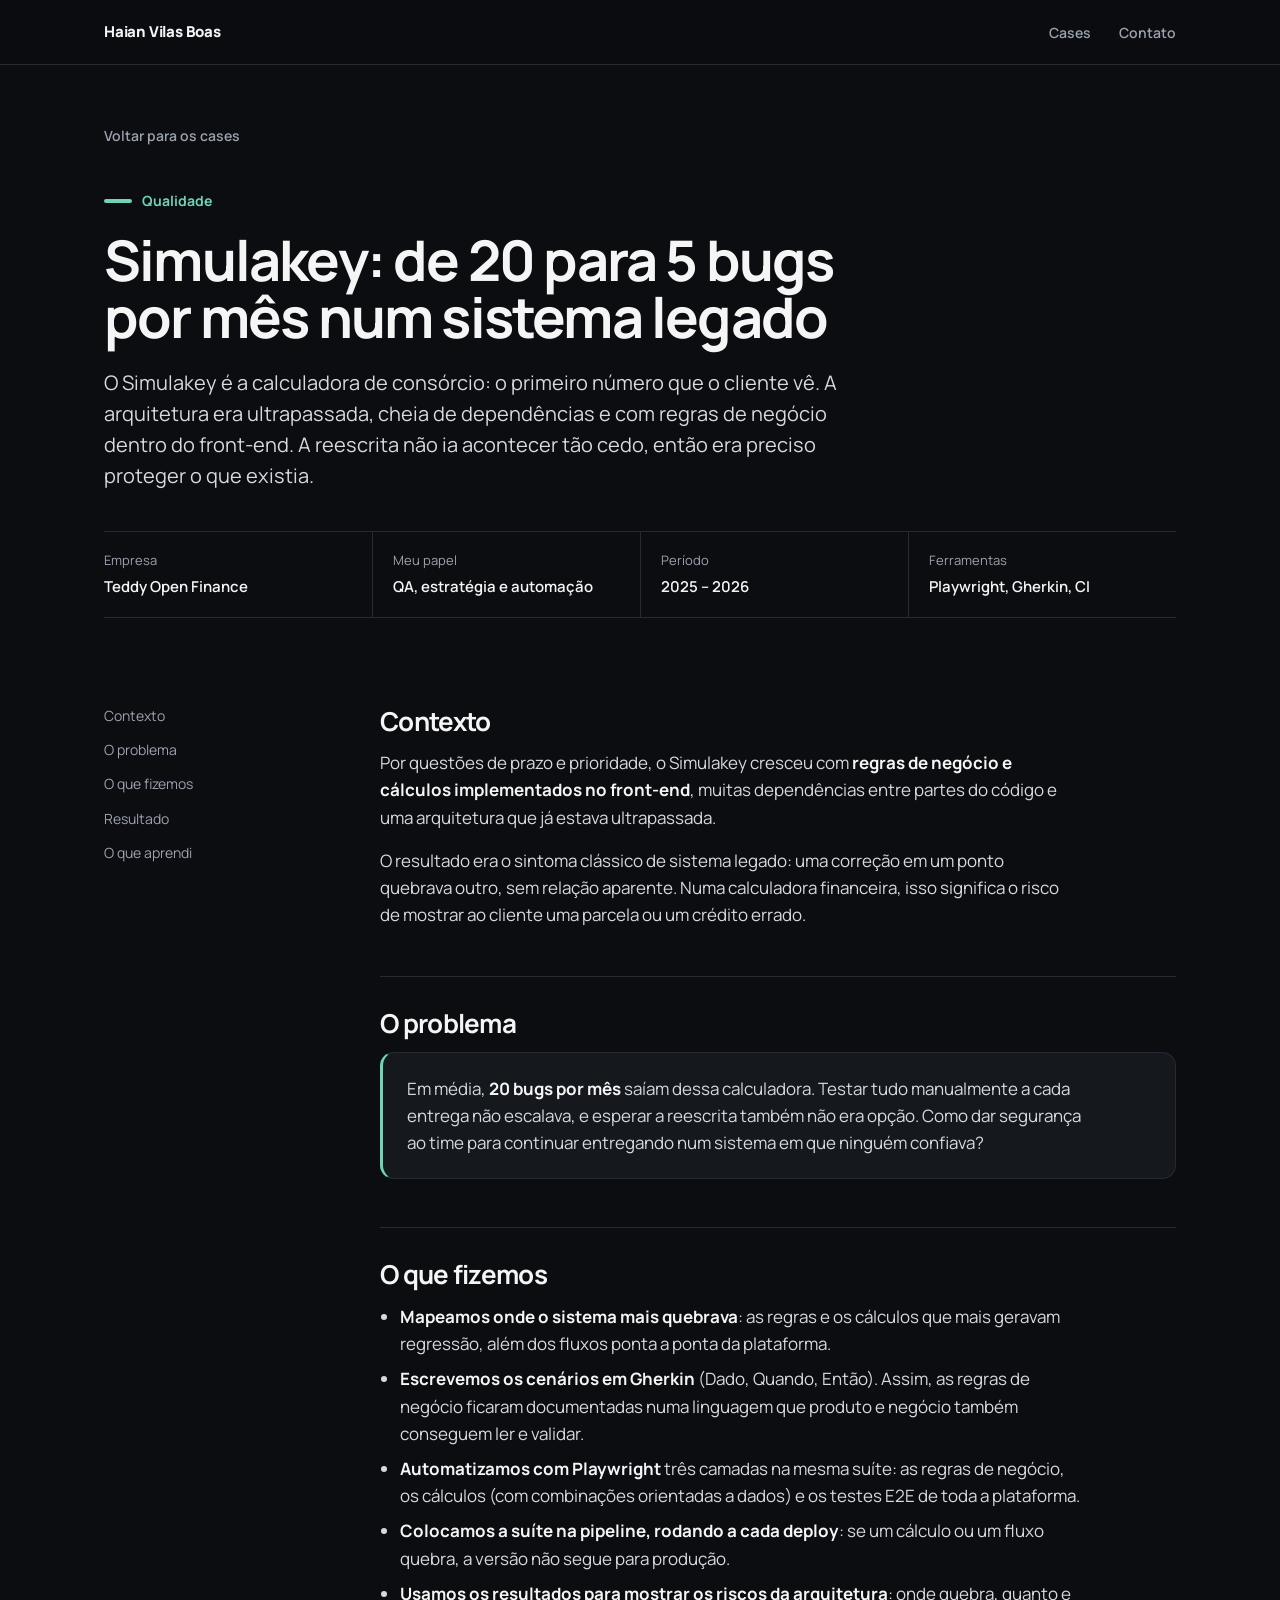
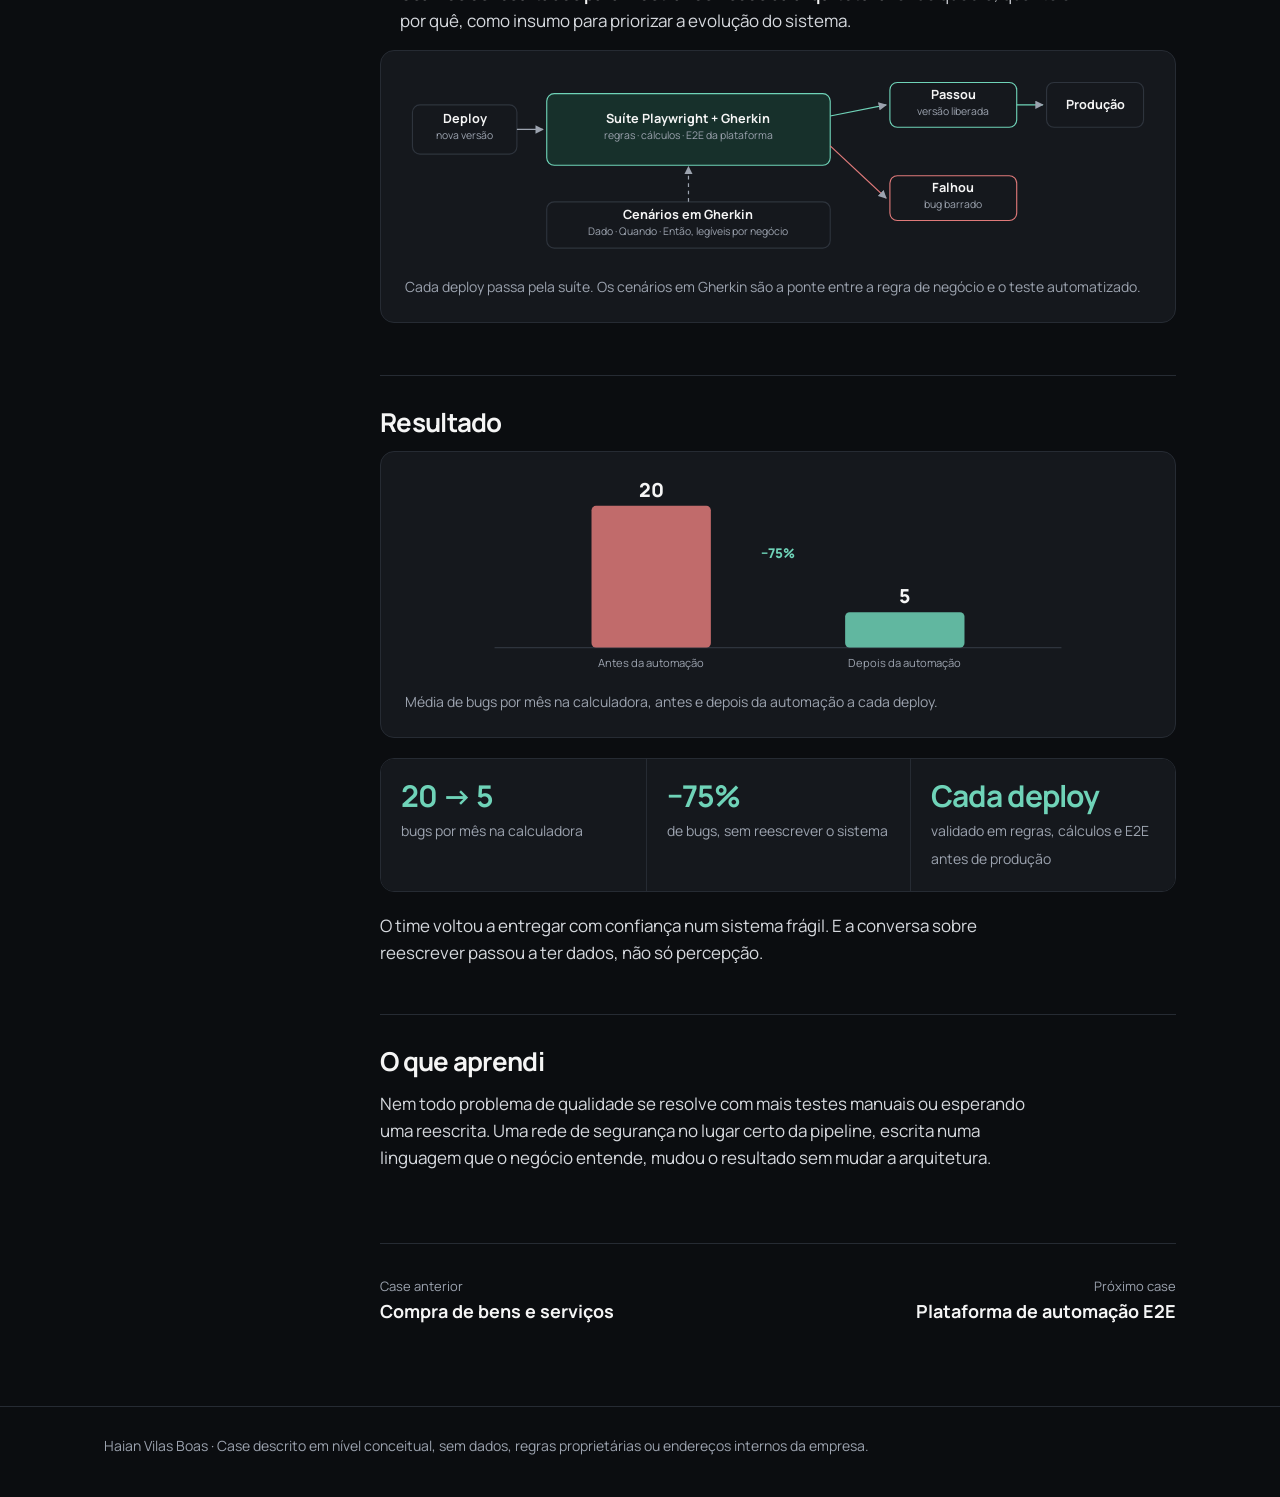
<file: cases/simulakey.html>
<!doctype html>
<html lang="pt-BR">
<head>
<meta charset="utf-8">
<meta name="viewport" content="width=device-width, initial-scale=1">
<title>Simulakey: de 20 para 5 bugs por mês num sistema legado · Haian Vilas Boas</title>
<meta name="description" content="Case de qualidade: automação Playwright com Gherkin rodando a cada deploy num simulador com arquitetura ultrapassada. Bugs caíram 75%.">
<meta property="og:type" content="article">
<meta property="og:title" content="Simulakey: de 20 para 5 bugs por mês num sistema legado">
<meta property="og:description" content="Case de qualidade: automação Playwright com Gherkin rodando a cada deploy num simulador com arquitetura ultrapassada. Bugs caíram 75%.">
<meta property="og:image" content="https://dev-haian.github.io/assets/og/simulakey.png">
<meta property="og:image:width" content="1200">
<meta property="og:image:height" content="627">
<meta property="og:url" content="https://dev-haian.github.io/cases/simulakey.html">
<meta name="twitter:card" content="summary_large_image">
<link rel="icon" href="data:image/svg+xml,%3Csvg xmlns='http://www.w3.org/2000/svg' viewBox='0 0 32 32'%3E%3Crect width='32' height='32' rx='8' fill='%230b0d10'/%3E%3Crect x='7' y='9' width='18' height='3' rx='1.5' fill='%238b9cff'/%3E%3Crect x='7' y='20' width='18' height='3' rx='1.5' fill='%236fd3b8'/%3E%3C/svg%3E">
<link rel="preconnect" href="https://fonts.googleapis.com">
<link rel="preconnect" href="https://fonts.gstatic.com" crossorigin>
<link href="https://fonts.googleapis.com/css2?family=Manrope:wght@400;500;600;700;800&display=swap" rel="stylesheet">
<link rel="stylesheet" href="../assets/style.css?v=4">
</head>
<body class="q-page">
<nav class="nav" aria-label="Principal"><div class="wrap">
  <a class="brand" href="../">Haian Vilas Boas</a>
  <ul><li><a href="../#cases">Cases</a></li><li><a href="../#contato">Contato</a></li></ul>
</div></nav>
<header class="case-hero"><div class="wrap">
  <a class="back" href="../#cases">Voltar para os cases</a><br>
  <span class="lane q"><i></i>Qualidade</span>
  <h1>Simulakey: de 20 para 5 bugs por mês num sistema legado</h1>
  <p class="lead">O Simulakey é a calculadora de consórcio: o primeiro número que o cliente vê. A arquitetura era ultrapassada, cheia de dependências e com regras de negócio dentro do front-end. A reescrita não ia acontecer tão cedo, então era preciso proteger o que existia.</p>
  <dl class="meta"><div><dt>Empresa</dt><dd>Teddy Open Finance</dd></div><div><dt>Meu papel</dt><dd>QA, estratégia e automação</dd></div><div><dt>Período</dt><dd>2025 – 2026</dd></div><div><dt>Ferramentas</dt><dd>Playwright, Gherkin, CI</dd></div></dl>
</div></header>
<main class="article"><div class="wrap">
  <aside aria-label="Nesta página"><a href="#contexto">Contexto</a><a href="#problema">O problema</a><a href="#o-que-fizemos">O que fizemos</a><a href="#resultado">Resultado</a><a href="#aprendizado">O que aprendi</a></aside>
  <div><section id="contexto"><h2>Contexto</h2><p>Por questões de prazo e prioridade, o Simulakey cresceu com <strong>regras de negócio e cálculos implementados no front-end</strong>, muitas dependências entre partes do código e uma arquitetura que já estava ultrapassada.</p><p>O resultado era o sintoma clássico de sistema legado: uma correção em um ponto quebrava outro, sem relação aparente. Numa calculadora financeira, isso significa o risco de mostrar ao cliente uma parcela ou um crédito errado.</p></section><section id="problema"><h2>O problema</h2><div class="callout"><p>Em média, <strong>20 bugs por mês</strong> saíam dessa calculadora. Testar tudo manualmente a cada entrega não escalava, e esperar a reescrita também não era opção. Como dar segurança ao time para continuar entregando num sistema em que ninguém confiava?</p></div></section><section id="o-que-fizemos"><h2>O que fizemos</h2><ul><li><strong>Mapeamos onde o sistema mais quebrava</strong>: as regras e os cálculos que mais geravam regressão, além dos fluxos ponta a ponta da plataforma.</li><li><strong>Escrevemos os cenários em Gherkin</strong> (Dado, Quando, Então). Assim, as regras de negócio ficaram documentadas numa linguagem que produto e negócio também conseguem ler e validar.</li><li><strong>Automatizamos com Playwright</strong> três camadas na mesma suíte: as regras de negócio, os cálculos (com combinações orientadas a dados) e os testes E2E de toda a plataforma.</li><li><strong>Colocamos a suíte na pipeline, rodando a cada deploy</strong>: se um cálculo ou um fluxo quebra, a versão não segue para produção.</li><li><strong>Usamos os resultados para mostrar os riscos da arquitetura</strong>: onde quebra, quanto e por quê, como insumo para priorizar a evolução do sistema.</li></ul><figure class="diagram"><svg viewBox="0 0 1000 250" role="img" xmlns="http://www.w3.org/2000/svg"><defs><marker id="a" viewBox="0 0 10 10" refX="9" refY="5" markerWidth="7" markerHeight="7" orient="auto-start-reverse"><path d="M0 0 L10 5 L0 10z" fill="#9ca3af"/></marker></defs><rect x="10" y="40" width="140" height="66" rx="10" fill="#15181d" stroke="#2e343d" stroke-width="1.5"/><text x="80.0" y="65.0" text-anchor="middle" font-size="17" font-weight="700" fill="#f5f5f5">Deploy</text><text x="80.0" y="86.0" text-anchor="middle" font-size="14" fill="#9ca3af">nova versão</text><line x1="150" y1="73" x2="185" y2="73" stroke="#9ca3af" stroke-width="1.6" marker-end="url(#a)"/><rect x="190" y="25" width="380" height="96" rx="10" fill="#17302b" stroke="#6fd3b8" stroke-width="1.5"/><text x="380.0" y="65.0" text-anchor="middle" font-size="17" font-weight="700" fill="#f5f5f5">Suíte Playwright + Gherkin</text><text x="380.0" y="86.0" text-anchor="middle" font-size="14" fill="#9ca3af">regras · cálculos · E2E da plataforma</text><line x1="570" y1="55" x2="645" y2="40" stroke="#6fd3b8" stroke-width="1.6" marker-end="url(#a)"/><line x1="570" y1="95" x2="645" y2="165" stroke="#e07a7a" stroke-width="1.6" marker-end="url(#a)"/><rect x="650" y="10" width="170" height="60" rx="10" fill="#15181d" stroke="#6fd3b8" stroke-width="1.5"/><text x="735.0" y="32.0" text-anchor="middle" font-size="17" font-weight="700" fill="#f5f5f5">Passou</text><text x="735.0" y="53.0" text-anchor="middle" font-size="14" fill="#9ca3af">versão liberada</text><rect x="650" y="135" width="170" height="60" rx="10" fill="#15181d" stroke="#e07a7a" stroke-width="1.5"/><text x="735.0" y="157.0" text-anchor="middle" font-size="17" font-weight="700" fill="#f5f5f5">Falhou</text><text x="735.0" y="178.0" text-anchor="middle" font-size="14" fill="#9ca3af">bug barrado</text><line x1="820" y1="40" x2="855" y2="40" stroke="#6fd3b8" stroke-width="1.6" marker-end="url(#a)"/><rect x="860" y="10" width="130" height="60" rx="10" fill="#15181d" stroke="#2e343d" stroke-width="1.5"/><text x="925.0" y="46.0" text-anchor="middle" font-size="17" font-weight="700" fill="#f5f5f5">Produção</text><rect x="190" y="170" width="380" height="62" rx="10" fill="#15181d" stroke="#2e343d" stroke-width="1.5"/><text x="380.0" y="193.0" text-anchor="middle" font-size="17" font-weight="700" fill="#f5f5f5">Cenários em Gherkin</text><text x="380.0" y="214.0" text-anchor="middle" font-size="14" fill="#9ca3af">Dado · Quando · Então, legíveis por negócio</text><line x1="380" y1="170" x2="380" y2="123" stroke="#9ca3af" stroke-width="1.6" stroke-dasharray="5 5" marker-end="url(#a)"/></svg><figcaption>Cada deploy passa pela suíte. Os cenários em Gherkin são a ponte entre a regra de negócio e o teste automatizado.</figcaption></figure></section><section id="resultado"><h2>Resultado</h2><figure class="diagram"><svg viewBox="0 0 1000 270" role="img" xmlns="http://www.w3.org/2000/svg"><defs><marker id="a" viewBox="0 0 10 10" refX="9" refY="5" markerWidth="7" markerHeight="7" orient="auto-start-reverse"><path d="M0 0 L10 5 L0 10z" fill="#9ca3af"/></marker></defs><line x1="120" y1="230" x2="880" y2="230" stroke="#2e343d" stroke-width="1.5"/><rect x="250" y="40.0" width="160" height="190.0" rx="6" fill="#e07a7a" fill-opacity=".85"/><text x="330" y="28.0" text-anchor="middle" font-size="26" font-weight="800" fill="#f5f5f5">20</text><text x="330" y="256" text-anchor="middle" font-size="15" fill="#9ca3af">Antes da automação</text><rect x="590" y="182.5" width="160" height="47.5" rx="6" fill="#6fd3b8" fill-opacity=".85"/><text x="670" y="170.5" text-anchor="middle" font-size="26" font-weight="800" fill="#f5f5f5">5</text><text x="670" y="256" text-anchor="middle" font-size="15" fill="#9ca3af">Depois da automação</text><text x="500" y="110" text-anchor="middle" font-size="18" font-weight="800" fill="#6fd3b8">−75%</text></svg><figcaption>Média de bugs por mês na calculadora, antes e depois da automação a cada deploy.</figcaption></figure><div class="numbers"><div><b>20 → 5</b><span>bugs por mês na calculadora</span></div><div><b>−75%</b><span>de bugs, sem reescrever o sistema</span></div><div><b>Cada deploy</b><span>validado em regras, cálculos e E2E antes de produção</span></div></div><p>O time voltou a entregar com confiança num sistema frágil. E a conversa sobre reescrever passou a ter dados, não só percepção.</p></section><section id="aprendizado"><h2>O que aprendi</h2><p>Nem todo problema de qualidade se resolve com mais testes manuais ou esperando uma reescrita. Uma rede de segurança no lugar certo da pipeline, escrita numa linguagem que o negócio entende, mudou o resultado sem mudar a arquitetura.</p></section><div class="next"><a href="compra-de-bens-e-servicos.html"><small>Case anterior</small><strong>Compra de bens e serviços</strong></a><a href="plataforma-de-automacao.html"><small>Próximo case</small><strong>Plataforma de automação E2E</strong></a></div></div>
</div></main>
<footer><div class="wrap">Haian Vilas Boas · Case descrito em nível conceitual, sem dados, regras proprietárias ou endereços internos da empresa.</div></footer>
</body></html>
</file>
<file: assets/style.css>
/* Haian Vilas Boas · portfólio
   Identidade herdada do site em Framer: fundo grafite, Manrope, lilás.
   Novo: verde-água marca a trilha de Qualidade; lilás marca a trilha de Produto. */
:root {
  --ink: #0b0d10;
  --surface: #15181d;
  --raised: #1c2027;
  --line: #262b33;
  --text: #f5f5f5;
  --muted: #9ca3af;
  --product: #8b9cff;
  --product-deep: #20263b;
  --quality: #6fd3b8;
  --quality-deep: #17302b;
  --max: 1120px;
}
* { box-sizing: border-box; }
html { scroll-behavior: smooth; }
@media (prefers-reduced-motion: reduce) { html { scroll-behavior: auto; } * { animation: none !important; transition: none !important; } }
body {
  margin: 0; background: var(--ink); color: var(--text);
  font-family: 'Manrope', system-ui, sans-serif; font-size: 17px; line-height: 1.6;
  -webkit-font-smoothing: antialiased;
}
a { color: inherit; }
a:focus-visible, button:focus-visible { outline: 2px solid var(--product); outline-offset: 3px; border-radius: 4px; }
img { max-width: 100%; display: block; }
.wrap { max-width: var(--max); margin: 0 auto; padding: 0 24px; }

/* Navegação */
.nav { position: sticky; top: 0; z-index: 10; background: rgba(11, 13, 16, .86); backdrop-filter: blur(10px); border-bottom: 1px solid var(--line); }
.nav .wrap { display: flex; align-items: center; justify-content: space-between; height: 64px; }
.brand { font-weight: 800; font-size: 15px; text-decoration: none; letter-spacing: -.2px; }
.nav ul { display: flex; gap: 28px; list-style: none; margin: 0; padding: 0; }
.nav ul a { color: var(--muted); text-decoration: none; font-size: 14px; font-weight: 600; }
.nav ul a:hover { color: var(--text); }
@media (max-width: 720px) { .nav ul { gap: 16px; } .nav ul li.hide-sm { display: none; } }

/* Tipografia */
h1, h2, h3 { margin: 0; font-weight: 700; color: var(--text); }
h1 { font-size: clamp(40px, 6.4vw, 68px); line-height: 1.02; letter-spacing: -2.4px; }
h2 { font-size: clamp(28px, 3.6vw, 40px); line-height: 1.1; letter-spacing: -1.2px; }
h3 { font-size: 22px; line-height: 1.25; letter-spacing: -.6px; }
p { margin: 0 0 16px; }
.lead { font-size: 20px; line-height: 1.55; color: #d6d9de; max-width: 62ch; }
.muted { color: var(--muted); }
.small { font-size: 14px; }

/* Botões */
.actions { display: flex; flex-wrap: wrap; gap: 12px; margin-top: 32px; }
.btn { display: inline-flex; align-items: center; gap: 8px; padding: 12px 18px; border-radius: 10px; font-weight: 700; font-size: 15px; text-decoration: none; border: 1px solid var(--line); background: var(--surface); }
.btn:hover { border-color: #3a414c; }
.btn.primary { background: var(--product); color: #0b0d10; border-color: var(--product); }
.btn.primary:hover { background: #a3b0ff; }

/* Hero */
.hero { padding: 72px 0 88px; }
.hero .wrap { display: grid; grid-template-columns: 1.25fr .75fr; gap: 56px; align-items: end; }
.hero h1 { margin-bottom: 28px; }
.hero .portrait { position: relative; border-radius: 18px; overflow: hidden; aspect-ratio: 4 / 5; background: var(--surface); }
.hero .portrait img { width: 100%; height: 100%; object-fit: cover; filter: grayscale(.15) contrast(1.04); }
.hero .portrait::after { content: ''; position: absolute; inset: 0; background: linear-gradient(180deg, transparent 55%, rgba(11, 13, 16, .55)); }
.hero .tracks-key { display: flex; gap: 22px; margin-top: 36px; font-size: 14px; color: var(--muted); }
.key { display: inline-flex; align-items: center; gap: 8px; }
.key i { width: 22px; height: 3px; border-radius: 2px; display: inline-block; }
.key.p i { background: var(--product); }
.key.q i { background: var(--quality); }
@media (max-width: 860px) {
  .hero { padding: 40px 0 56px; }
  .hero .wrap { grid-template-columns: 1fr; gap: 32px; }
  .hero .portrait { max-width: 300px; order: -1; }
}

/* Seções */
section.block { scroll-margin-top: 64px; padding: 88px 0; border-top: 1px solid var(--line); }
.block-head { display: flex; justify-content: space-between; align-items: end; gap: 24px; margin-bottom: 40px; flex-wrap: wrap; }
.block-head p { max-width: 52ch; margin: 0; color: var(--muted); }
@media (max-width: 720px) { section.block { padding: 64px 0; } }

/* Duas trilhas de cases */
.tracks { display: grid; grid-template-columns: 1fr 1fr; gap: 0; position: relative; }
.track { padding: 0 32px 0 0; }
.track + .track { padding: 0 0 0 32px; border-left: 1px solid var(--line); }
.track-title { display: flex; align-items: center; gap: 12px; margin-bottom: 8px; }
.track-title .bar { width: 28px; height: 4px; border-radius: 2px; }
.track.p .bar { background: var(--product); }
.track.q .bar { background: var(--quality); }
.track > p { color: var(--muted); margin-bottom: 28px; max-width: 44ch; }
.case-link { display: block; text-decoration: none; padding: 26px 0 26px 22px; border-top: 1px solid var(--line); position: relative; }
.case-link::before { content: ''; position: absolute; left: 0; top: 30px; bottom: 30px; width: 3px; border-radius: 2px; background: var(--line); transition: background .2s; }
.track.p .case-link:hover::before, .track.p .case-link:focus-visible::before { background: var(--product); }
.track.q .case-link:hover::before, .track.q .case-link:focus-visible::before { background: var(--quality); }
.case-link h3 { margin-bottom: 8px; }
.case-link p { color: var(--muted); margin: 0 0 12px; font-size: 16px; }
.case-link .result { font-size: 15px; font-weight: 600; }
.track.p .result { color: var(--product); }
.track.q .result { color: var(--quality); }
.case-link .more { display: inline-block; margin-top: 10px; font-size: 14px; font-weight: 700; text-decoration: underline; text-underline-offset: 4px; text-decoration-color: #4a515c; }
@media (max-width: 860px) {
  .tracks { grid-template-columns: 1fr; }
  .track, .track + .track { padding: 0; border-left: 0; }
  .track + .track { margin-top: 56px; }
}

/* Como trabalho: sequência real, por isso numerada */
.steps { display: grid; grid-template-columns: repeat(5, 1fr); gap: 0; counter-reset: s; border: 1px solid var(--line); border-radius: 14px; overflow: hidden; }
.step { padding: 22px 20px; background: var(--surface); counter-increment: s; }
.step + .step { border-left: 1px solid var(--line); }
.step::before { content: counter(s); display: inline-grid; place-items: center; width: 26px; height: 26px; border-radius: 50%; background: var(--raised); font-size: 13px; font-weight: 800; color: var(--muted); margin-bottom: 14px; }
.step strong { display: block; font-size: 17px; margin-bottom: 4px; }
.step span { color: var(--muted); font-size: 14px; line-height: 1.45; display: block; }
@media (max-width: 860px) { .steps { grid-template-columns: 1fr; } .step + .step { border-left: 0; border-top: 1px solid var(--line); } }

/* Trajetória */
.timeline { list-style: none; margin: 0; padding: 0; border-left: 2px solid var(--line); }
.timeline li { position: relative; padding: 0 0 32px 28px; }
.timeline li::before { content: ''; position: absolute; left: -7px; top: 8px; width: 12px; height: 12px; border-radius: 50%; background: var(--ink); border: 2px solid var(--muted); }
.timeline li.now::before { border-color: var(--quality); background: var(--quality); }
.timeline .when { font-size: 14px; color: var(--muted); font-weight: 600; }
.timeline h3 { font-size: 19px; margin: 2px 0 6px; }
.timeline p { color: #c9cdd3; margin: 0; max-width: 64ch; font-size: 16px; }
.two-col { display: grid; grid-template-columns: 1.3fr .7fr; gap: 56px; }
.facts { background: var(--surface); border: 1px solid var(--line); border-radius: 14px; padding: 24px; align-self: start; }
.facts h3 { font-size: 17px; margin-bottom: 14px; }
.facts ul { list-style: none; margin: 0 0 22px; padding: 0; }
.facts li { padding: 8px 0; border-top: 1px solid var(--line); font-size: 15px; }
.facts li span { display: block; color: var(--muted); font-size: 13px; }
@media (max-width: 860px) { .two-col { grid-template-columns: 1fr; gap: 32px; } }

/* Contato */
.contact { display: grid; grid-template-columns: 1fr auto; gap: 32px; align-items: end; }
.contact a.mail { font-size: clamp(22px, 3vw, 32px); font-weight: 700; letter-spacing: -.8px; text-decoration: underline; text-underline-offset: 6px; text-decoration-color: var(--product); }
@media (max-width: 720px) { .contact { grid-template-columns: 1fr; } }
footer { border-top: 1px solid var(--line); padding: 28px 0 40px; color: var(--muted); font-size: 14px; }

/* ---------- Páginas de case ---------- */
.case-hero { padding: 56px 0 40px; }
.back { display: inline-block; color: var(--muted); text-decoration: none; font-size: 14px; font-weight: 600; margin-bottom: 36px; }
.back:hover { color: var(--text); }
.lane { display: inline-flex; align-items: center; gap: 10px; font-size: 14px; font-weight: 700; margin-bottom: 18px; }
.lane i { width: 28px; height: 4px; border-radius: 2px; }
.lane.p { color: var(--product); } .lane.p i { background: var(--product); }
.lane.q { color: var(--quality); } .lane.q i { background: var(--quality); }
.case-hero h1 { font-size: clamp(36px, 5.2vw, 56px); letter-spacing: -1.8px; max-width: 20ch; margin-bottom: 22px; }
.meta { display: grid; grid-template-columns: repeat(4, 1fr); gap: 0; margin-top: 40px; border-top: 1px solid var(--line); border-bottom: 1px solid var(--line); }
.meta div { padding: 18px 20px 18px 0; }
.meta div + div { padding-left: 20px; border-left: 1px solid var(--line); }
.meta dt { font-size: 13px; color: var(--muted); margin-bottom: 4px; }
.meta dd { margin: 0; font-size: 15px; font-weight: 600; }
@media (max-width: 860px) { .meta { grid-template-columns: 1fr 1fr; } .meta div:nth-child(3) { border-left: 0; padding-left: 0; } .meta div:nth-child(n+3) { border-top: 1px solid var(--line); } }

.article { padding: 24px 0 80px; }
.article .wrap { display: grid; grid-template-columns: 220px 1fr; gap: 56px; }
.article aside { position: sticky; top: 96px; align-self: start; font-size: 14px; }
.article aside a { display: block; color: var(--muted); text-decoration: none; padding: 6px 0; }
.article aside a:hover { color: var(--text); }
.article section { scroll-margin-top: 80px; padding: 32px 0; border-top: 1px solid var(--line); }
.article section:first-child { border-top: 0; padding-top: 8px; }
.article h2 { font-size: 26px; letter-spacing: -.7px; margin-bottom: 14px; }
.article p, .article li { max-width: 68ch; color: #d6d9de; }
.article ul { padding-left: 20px; margin: 0 0 16px; }
.article li { margin-bottom: 8px; }
.article li strong, .article p strong { color: var(--text); }
@media (max-width: 860px) { .article .wrap { grid-template-columns: 1fr; gap: 0; } .article aside { display: none; } }

.callout { border-radius: 14px; padding: 22px 24px; margin: 8px 0 16px; background: var(--surface); border: 1px solid var(--line); }
.p-page .callout { border-left: 3px solid var(--product); }
.q-page .callout { border-left: 3px solid var(--quality); }
.callout p:last-child { margin-bottom: 0; }

.numbers { display: grid; grid-template-columns: repeat(3, 1fr); gap: 0; border: 1px solid var(--line); border-radius: 14px; overflow: hidden; margin: 8px 0 20px; }
.numbers div { padding: 20px; background: var(--surface); }
.numbers div + div { border-left: 1px solid var(--line); }
.numbers b { display: block; font-size: 30px; letter-spacing: -1px; line-height: 1.1; margin-bottom: 4px; }
.p-page .numbers b { color: var(--product); }
.q-page .numbers b { color: var(--quality); }
.numbers span { font-size: 14px; color: var(--muted); }
@media (max-width: 720px) { .numbers { grid-template-columns: 1fr; } .numbers div + div { border-left: 0; border-top: 1px solid var(--line); } }

/* Diagramas */
.diagram { background: var(--surface); border: 1px solid var(--line); border-radius: 14px; padding: 24px; margin: 8px 0 20px; overflow-x: auto; }
.diagram svg { width: 100%; height: auto; min-width: 720px; display: block; }
.diagram figcaption { margin-top: 14px; font-size: 14px; color: var(--muted); }
.diagram text { font-family: 'Manrope', sans-serif; }

.next { display: flex; justify-content: space-between; gap: 24px; padding: 32px 0 0; border-top: 1px solid var(--line); margin-top: 24px; }
.next a { text-decoration: none; max-width: 48%; }
.next small { display: block; color: var(--muted); font-size: 13px; }
.next strong { font-size: 18px; }
.next a:last-child { text-align: right; margin-left: auto; }

.article .small a { color: var(--muted); }

/* Capturas de tela reais */
.shot { margin: 8px 0 20px; }
.shot img { width: 100%; height: auto; border-radius: 12px; border: 1px solid var(--line); background: #fff; }
.shot figcaption { margin-top: 10px; font-size: 14px; color: var(--muted); }

/* evita que diagramas largos alarguem a coluna */
.article .wrap > div { min-width: 0; }
</file>
